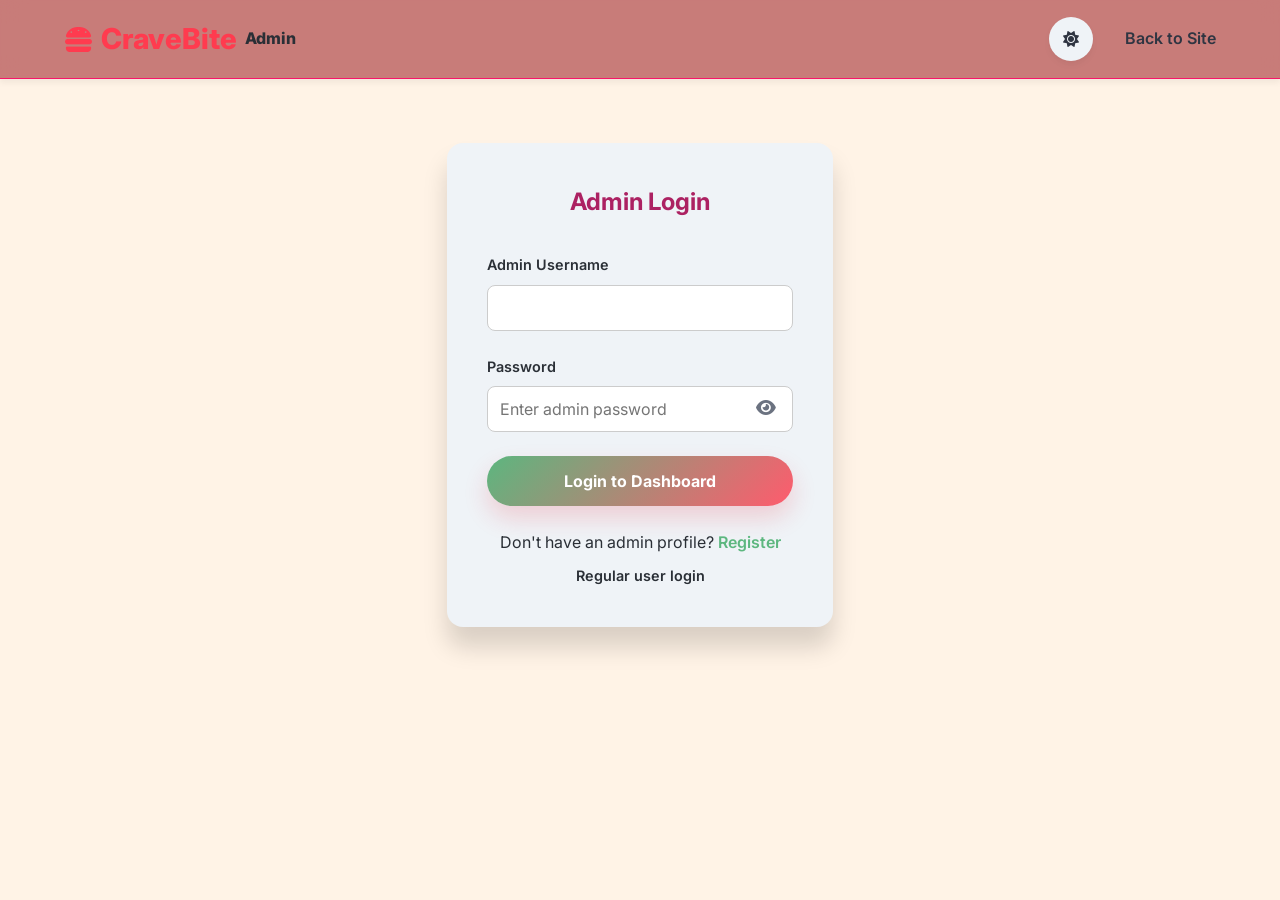
<file: frontend/admin-login.html>
<!DOCTYPE html>
<html lang="en">

<head>
    <meta charset="UTF-8">
    <meta name="viewport" content="width=device-width, initial-scale=1.0">
    <link rel="manifest" href="manifest.webmanifest">
    <meta name="theme-color" content="#ff6b35">
    <meta name="mobile-web-app-capable" content="yes">
    <meta name="apple-mobile-web-app-capable" content="yes">
    <meta name="apple-mobile-web-app-title" content="CraveBite">
    <link rel="apple-touch-icon" href="img/icon-192.png">
    <title>Admin Login - CraveBite</title>
    <link rel="preconnect" href="https://fonts.googleapis.com">
    <link rel="shortcut icon" type="jpg" href="img/Cravebite logo(new1) (2).png">
    <link rel="preconnect" href="https://fonts.gstatic.com" crossorigin>
    <link href="https://fonts.googleapis.com/css2?family=Inter:wght@400;600;700;800&display=swap" rel="stylesheet">
    <link rel="stylesheet" href="https://cdnjs.cloudflare.com/ajax/libs/font-awesome/6.4.0/css/all.min.css">
    <link rel="stylesheet" href="css/style.css">
    <style>
        .auth-container {
            max-width: 400px;
            margin: 4rem auto;
            background: var(--surface-color);
            padding: 2.5rem;
            border-radius: var(--border-radius);
            box-shadow: var(--shadow-lg);
            text-align: center;
        }

        .auth-container h2 {
            margin-bottom: 2rem;
            color: var(--secondary-color);
        }

        .form-group {
            margin-bottom: 1.5rem;
            text-align: left;
        }

        .form-group label {
            display: block;
            margin-bottom: 0.5rem;
            font-weight: 600;
        }

        .form-group input {
            width: 100%;
            padding: 0.75rem;
            border: 1px solid #ccc;
            border-radius: 8px;
            font-size: 1rem;
            transition: border-color 0.3s ease;
        }

        .form-group input:focus {
            outline: none;
            border-color: var(--primary-color);
        }

        .auth-link {
            margin-top: 1.5rem;
            display: block;
            color: var(--text-secondary);
        }

        .auth-link a {
            color: var(--primary-color);
            text-decoration: none;
            font-weight: 600;
        }
    </style>
</head>

<body>

    <header>
        <div class="container nav-container">
            <a href="index.html" class="logo">
                <i class="fa-solid fa-burger"></i> CraveBite <span
                    style="font-size: 1rem; color: var(--text-secondary);">Admin</span>
            </a>
            <nav>
                <ul>
                    <li>
                        <button id="theme-toggle" class="theme-btn" type="button" aria-label="Toggle theme">
                            <i class="fas fa-sun"></i>
                        </button>
                    </li>
                    <li><a href="index.html">Back to Site</a></li>
                </ul>
            </nav>
        </div>
    </header>

    <main class="container">
        <div class="auth-container animate-fade-in">
            <h2>Admin Login</h2>
            <form id="admin-login-form">
                <div class="form-group">
                    <label for="username">Admin Username</label>
                    <input type="text" id="username" required>
                </div>
                <div class="form-group">
                    <label for="password">Password</label>
                    <div class="password-toggle-wrapper" style="position: relative; width: 100%; display: block;">
                        <input type="password" id="password" placeholder="Enter admin password" required autocomplete="current-password" style="width: 100%; padding-right: 2.75rem !important;">
                        <button type="button" class="password-toggle-btn" onclick="window.togglePasswordVisibility(this, event)" aria-label="Show password" title="Show password" style="position: absolute; right: 0.75rem; top: 50%; transform: translateY(-50%); background: transparent; border: none; color: #6b7280; cursor: pointer; font-size: 1.1rem; padding: 0.3rem; display: flex; align-items: center; justify-content: center; z-index: 10;">
                            <i class="fa-solid fa-eye" style="pointer-events: none;"></i>
                        </button>
                    </div>
                </div>
                <button type="submit" class="btn" style="width: 100%;">Login to Dashboard</button>
            </form>
            <div class="auth-link">
                Don't have an admin profile? <a href="admin-register.html">Register</a>
            </div>
            <div class="auth-link" style="margin-top: 0.5rem; font-size: 0.9rem;">
                <a href="login.html" style="color: var(--text-secondary);">Regular user login</a>
            </div>
        </div>
    </main>

    <div class="toast-container" id="toast-container"></div>

    <script src="js/app.js"></script>
    <script>
        document.getElementById('admin-login-form').addEventListener('submit', (e) => {
            e.preventDefault();
            handleAdminLogin(document.getElementById('username').value, document.getElementById('password').value);
        });
    </script>
</body>

</html>
</file>
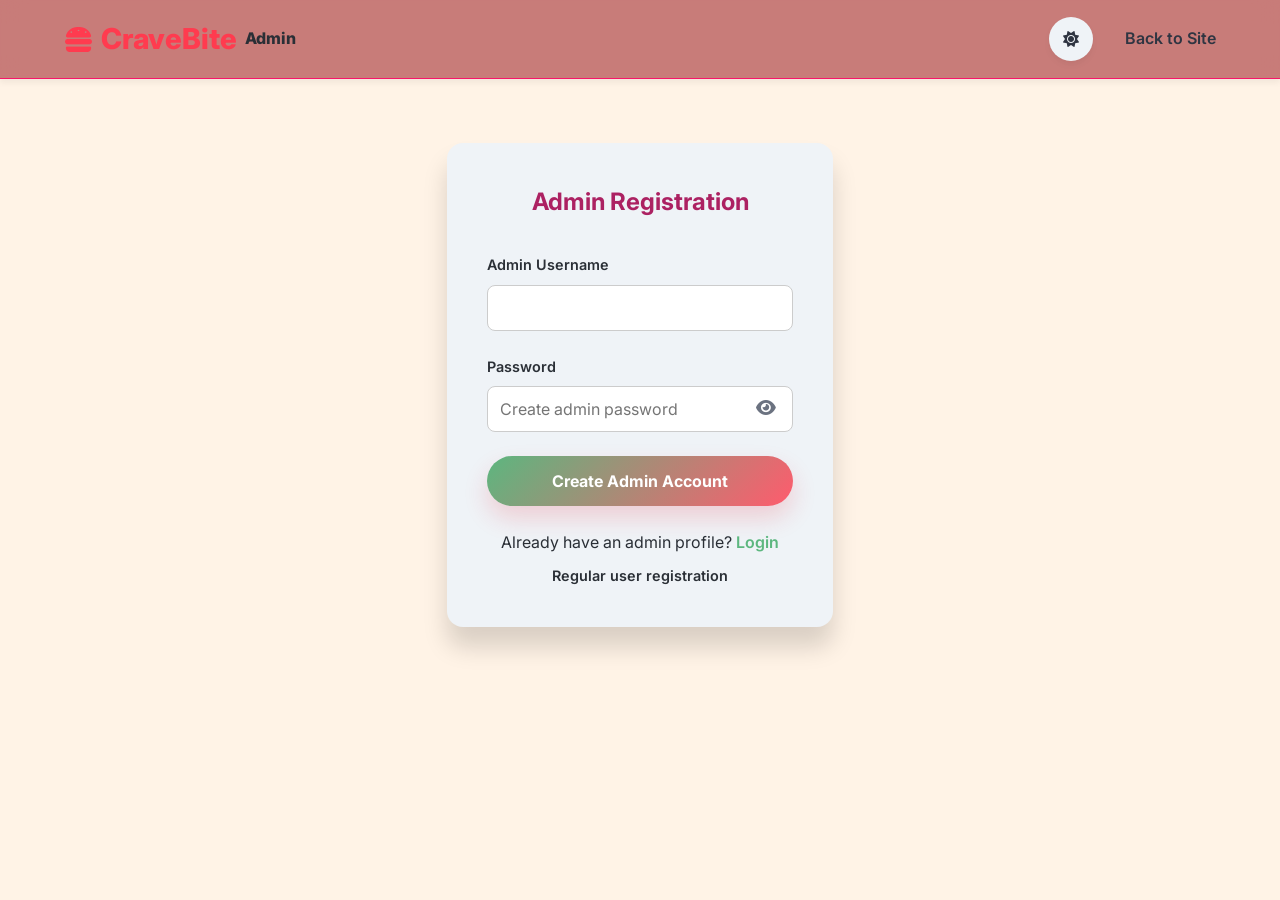
<file: frontend/admin-register.html>
<!DOCTYPE html>
<html lang="en">

<head>
    <meta charset="UTF-8">
    <meta name="viewport" content="width=device-width, initial-scale=1.0">
    <link rel="manifest" href="manifest.webmanifest">
    <meta name="theme-color" content="#ff6b35">
    <meta name="mobile-web-app-capable" content="yes">
    <meta name="apple-mobile-web-app-capable" content="yes">
    <meta name="apple-mobile-web-app-title" content="CraveBite">
    <link rel="apple-touch-icon" href="img/icon-192.png">
    <title>Admin Register - CraveBite</title>
    <link rel="preconnect" href="https://fonts.googleapis.com">
    <link rel="shortcut icon" type="jpg" href="img/Cravebite logo(new1) (2).png">
    <link rel="preconnect" href="https://fonts.gstatic.com" crossorigin>
    <link href="https://fonts.googleapis.com/css2?family=Inter:wght@400;600;700;800&display=swap" rel="stylesheet">
    <link rel="stylesheet" href="https://cdnjs.cloudflare.com/ajax/libs/font-awesome/6.4.0/css/all.min.css">
    <link rel="stylesheet" href="css/style.css">
    <style>
        .auth-container {
            max-width: 400px;
            margin: 4rem auto;
            background: var(--surface-color);
            padding: 2.5rem;
            border-radius: var(--border-radius);
            box-shadow: var(--shadow-lg);
            text-align: center;
        }

        .auth-container h2 {
            margin-bottom: 2rem;
            color: var(--secondary-color);
        }

        .form-group {
            margin-bottom: 1.5rem;
            text-align: left;
        }

        .form-group label {
            display: block;
            margin-bottom: 0.5rem;
            font-weight: 600;
        }

        .form-group input {
            width: 100%;
            padding: 0.75rem;
            border: 1px solid #ccc;
            border-radius: 8px;
            font-size: 1rem;
            transition: border-color 0.3s ease;
        }

        .form-group input:focus {
            outline: none;
            border-color: var(--primary-color);
        }

        .auth-link {
            margin-top: 1.5rem;
            display: block;
            color: var(--text-secondary);
        }

        .auth-link a {
            color: var(--primary-color);
            text-decoration: none;
            font-weight: 600;
        }
    </style>
</head>

<body>

    <header>
        <div class="container nav-container">
            <a href="index.html" class="logo">
                <i class="fa-solid fa-burger"></i> CraveBite <span
                    style="font-size: 1rem; color: var(--text-secondary);">Admin</span>
            </a>
            <nav>
                <ul>
                    <li>
                        <button id="theme-toggle" class="theme-btn" type="button" aria-label="Toggle theme">
                            <i class="fas fa-sun"></i>
                        </button>
                    </li>
                    <li><a href="index.html">Back to Site</a></li>
                </ul>
            </nav>
        </div>
    </header>

    <main class="container">
        <div class="auth-container animate-fade-in">
            <h2>Admin Registration</h2>
            <form id="admin-register-form">
                <div class="form-group">
                    <label for="username">Admin Username</label>
                    <input type="text" id="username" required>
                </div>
                <div class="form-group">
                    <label for="password">Password</label>
                    <div class="password-toggle-wrapper" style="position: relative; width: 100%; display: block;">
                        <input type="password" id="password" placeholder="Create admin password" required autocomplete="new-password" style="width: 100%; padding-right: 2.75rem !important;">
                        <button type="button" class="password-toggle-btn" onclick="window.togglePasswordVisibility(this, event)" aria-label="Show password" title="Show password" style="position: absolute; right: 0.75rem; top: 50%; transform: translateY(-50%); background: transparent; border: none; color: #6b7280; cursor: pointer; font-size: 1.1rem; padding: 0.3rem; display: flex; align-items: center; justify-content: center; z-index: 10;">
                            <i class="fa-solid fa-eye" style="pointer-events: none;"></i>
                        </button>
                    </div>
                </div>
                <button type="submit" class="btn" style="width: 100%;">Create Admin Account</button>
            </form>
            <div class="auth-link">
                Already have an admin profile? <a href="admin-login.html">Login</a>
            </div>
            <div class="auth-link" style="margin-top: 0.5rem; font-size: 0.9rem;">
                <a href="register.html" style="color: var(--text-secondary);">Regular user registration</a>
            </div>
        </div>
    </main>

    <div class="toast-container" id="toast-container"></div>

    <script src="js/app.js"></script>
    <script>
        document.getElementById('admin-register-form').addEventListener('submit', (e) => {
            e.preventDefault();
            handleAdminRegister(document.getElementById('username').value, document.getElementById('password').value);
        });
    </script>
</body>

</html>
</file>
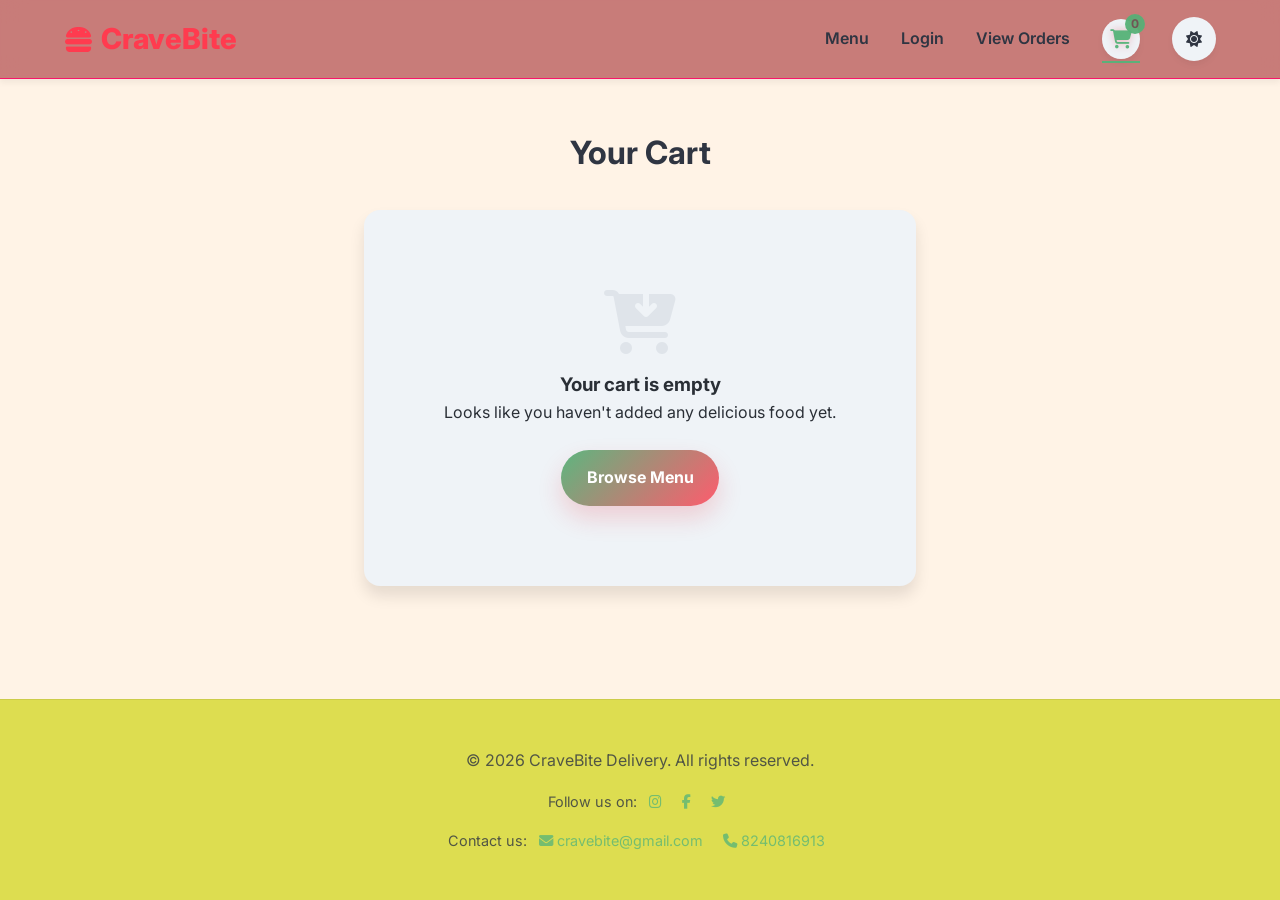
<file: frontend/cart.html>
<!DOCTYPE html>
<html lang="en">

<head>
    <meta charset="UTF-8">
    <meta name="viewport" content="width=device-width, initial-scale=1.0">
    <link rel="manifest" href="manifest.webmanifest">
    <meta name="theme-color" content="#ff6b35">
    <meta name="mobile-web-app-capable" content="yes">
    <meta name="apple-mobile-web-app-capable" content="yes">
    <meta name="apple-mobile-web-app-title" content="CraveBite">
    <link rel="apple-touch-icon" href="img/icon-192.png">
    <title>Your Cart - CraveBite</title>
    <link rel="preconnect" href="https://fonts.googleapis.com">
    <link rel="shortcut icon" type="jpg" href="img/Cravebite logo(new1) (2).png">
    <link rel="preconnect" href="https://fonts.gstatic.com" crossorigin>
    <link href="https://fonts.googleapis.com/css2?family=Inter:wght@400;600;700;800&display=swap" rel="stylesheet">
    <link rel="stylesheet" href="https://cdnjs.cloudflare.com/ajax/libs/font-awesome/6.4.0/css/all.min.css">
    <link rel="stylesheet" href="css/style.css">
</head>

<body>

    <header>
        <div class="container nav-container">
            <a href="index.html" class="logo">
                <i class="fa-solid fa-burger"></i> CraveBite
            </a>
            <nav>
                <ul>
                    <li><a href="index.html">Menu</a></li>
                    <li><a href="login.html">Login</a></li>
                    <li><a href="view-orders.html">View Orders</a></li>
                    <li>
                        <a href="cart.html" class="cart-icon active">
                            <i class="fa-solid fa-cart-shopping"></i>
                            <span class="cart-count" id="nav-cart-count">0</span>
                        </a>
                    </li>
                    <li>
                        <button id="theme-toggle" class="theme-btn" type="button" aria-label="Toggle theme">
                            <i class="fas fa-sun"></i>
                        </button>
                    </li>
                </ul>
            </nav>
        </div>
    </header>

    <main class="container" style="padding-top: 3rem;">
        <h2 class="section-title">Your Cart</h2>

        <div class="cart-container animate-fade-in" id="cart-container">
            <!-- Cart items injected by app.js -->
        </div>
    </main>

    <footer>
        <div class="container">
            <p>&copy; 2026 CraveBite Delivery. All rights reserved.</p>
            <div class="footer-row">
                <p>Follow us on:
                    <a href="#" style="margin: 0 0.5rem;"><i class="fab fa-instagram"></i></a>
                    <a href="#" style="margin: 0 0.5rem;"><i class="fab fa-facebook-f"></i></a>
                    <a href="#" style="margin: 0 0.5rem;"><i class="fab fa-twitter"></i></a>
                </p>
            </div>
            <div class="footer-row">
                <p>Contact us:
                    <a href="#" style="margin: 0 0.5rem;"><i class="fa-solid fa-envelope"></i> cravebite@gmail.com</a>
                    <a href="#" style="margin: 0 0.5rem;"><i class="fa-solid fa-phone"></i> 8240816913</a>
                </p>
            </div>
        </div>
    </footer>

    <div class="toast-container" id="toast-container"></div>

    <script src="js/app.js"></script>
    <script>
        // Specific init for cart page
        document.addEventListener('DOMContentLoaded', () => {
            renderCartPage();
        });
    </script>
</body>

</html>
</file>
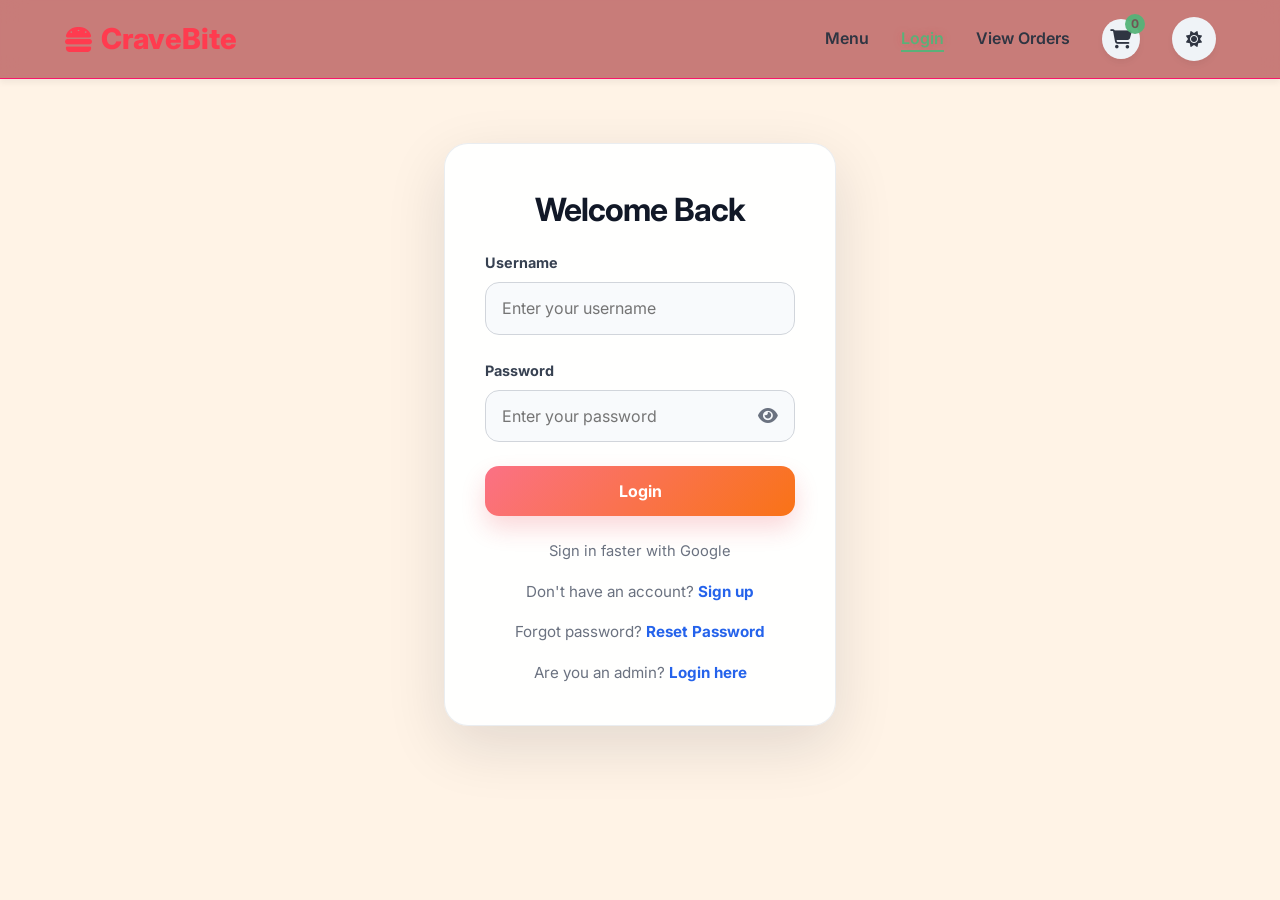
<file: frontend/login.html>
<!DOCTYPE html>
<html lang="en">

<head>
    <meta charset="UTF-8">
    <meta name="viewport" content="width=device-width, initial-scale=1.0">
    <link rel="manifest" href="manifest.webmanifest">
    <meta name="theme-color" content="#ff6b35">
    <meta name="mobile-web-app-capable" content="yes">
    <meta name="apple-mobile-web-app-capable" content="yes">
    <meta name="apple-mobile-web-app-title" content="CraveBite">
    <link rel="apple-touch-icon" href="img/icon-192.png">
    <title>Login - CraveBite</title>
    <link rel="preconnect" href="https://fonts.googleapis.com">
    <link rel="shortcut icon" type="jpg" href="img/Cravebite logo(new1) (2).png">
    <link rel="preconnect" href="https://fonts.gstatic.com" crossorigin>
    <link href="https://fonts.googleapis.com/css2?family=Inter:wght@400;600;700;800&display=swap" rel="stylesheet">
    <link rel="stylesheet" href="https://cdnjs.cloudflare.com/ajax/libs/font-awesome/6.4.0/css/all.min.css">
    <link rel="stylesheet" href="css/style.css">
    <style>
        .auth-container {
            max-width: 420px;
            margin: 4rem auto;
            background: rgba(255, 255, 255, 0.95);
            padding: 2.5rem;
            border-radius: 24px;
            box-shadow: 0 20px 60px rgba(15, 23, 42, 0.12);
            text-align: center;
            border: 1px solid rgba(148, 163, 184, 0.2);
            backdrop-filter: blur(14px);
        }

        .auth-container h2 {
            margin-bottom: 1rem;
            color: #111827;
            font-size: 2rem;
            letter-spacing: -0.03em;
        }

        .form-group {
            margin-bottom: 1.5rem;
            text-align: left;
        }

        .form-group label {
            display: block;
            margin-bottom: 0.5rem;
            font-weight: 700;
            color: #374151;
        }

        .form-group input {
            width: 100%;
            padding: 0.95rem 1rem;
            border: 1px solid #d1d5db;
            border-radius: 14px;
            font-size: 1rem;
            color: #111827;
            background: #f8fafc;
            transition: border-color 0.25s ease, box-shadow 0.25s ease;
        }

        .form-group input:focus {
            outline: none;
            border-color: #3b82f6;
            box-shadow: 0 0 0 4px rgba(59, 130, 246, 0.12);
        }

        .btn {
            width: 100%;
            padding: 0.95rem 1rem;
            border-radius: 14px;
            border: none;
            background: linear-gradient(135deg, #fb7185 0%, #f97316 100%);
            color: #ffffff;
            font-size: 1rem;
            font-weight: 700;
            transition: transform 0.2s ease, box-shadow 0.2s ease;
        }

        .btn:hover {
            transform: translateY(-1px);
            box-shadow: 0 18px 30px rgba(249, 115, 22, 0.18);
        }

        .google-auth-wrapper {
            margin-top: 1.5rem;
            width: 100%;
        }

        .google-auth-note {
            margin-bottom: 0.8rem;
            color: #6b7280;
            font-size: 0.92rem;
        }

        #custom-google-btn {
            width: 100%;
            display: flex;
            align-items: center;
            justify-content: center;
            gap: 0.75rem;
            padding: 0.95rem 1rem;
            border-radius: 14px;
            border: 1px solid #d1d5db;
            background: #ffffff;
            color: #111827;
            font-weight: 700;
            cursor: pointer;
            transition: transform 0.2s ease, box-shadow 0.2s ease, border-color 0.2s ease;
        }

        #custom-google-btn:hover {
            transform: translateY(-1px);
            border-color: #9ca3af;
            box-shadow: 0 14px 28px rgba(15, 23, 42, 0.08);
        }

        .auth-link {
            margin-top: 1rem;
            color: #6b7280;
            font-size: 0.95rem;
        }

        .auth-link a {
            color: #2563eb;
            text-decoration: none;
            font-weight: 700;
        }

        .auth-link a:hover {
            text-decoration: underline;
        }

        .toast-container {
            position: fixed;
            top: 1rem;
            right: 1rem;
            z-index: 9999;
        }
    </style>
</head>

<body>

    <header>
        <div class="container nav-container">
            <a href="index.html" class="logo">
                <i class="fa-solid fa-burger"></i> CraveBite
            </a>
            <nav>
                <ul>
                    <li><a href="index.html">Menu</a></li>
                    <li><a href="login.html" class="active">Login</a></li>
                    <li><a href="view-orders.html">View Orders</a></li>
                    <li>
                        <a href="cart.html" class="cart-icon">
                            <i class="fa-solid fa-cart-shopping"></i>
                            <span class="cart-count" id="nav-cart-count">0</span>
                        </a>
                    </li>
                    <li>
                        <button id="theme-toggle" class="theme-btn" type="button" aria-label="Toggle theme">
                            <i class="fas fa-sun"></i>
                        </button>
                    </li>
                </ul>
            </nav>
        </div>
    </header>

    <main class="container">
        <div class="auth-container animate-fade-in">
            <h2>Welcome Back</h2>
            <form id="login-form">
                <div class="form-group">
                    <label for="username">Username</label>
                    <input type="text" id="username" placeholder="Enter your username" required>
                </div>
                <div class="form-group">
                    <label for="password">Password</label>
                    <div class="password-toggle-wrapper" style="position: relative; width: 100%; display: block;">
                        <input type="password" id="password" placeholder="Enter your password" required autocomplete="current-password" style="width: 100%; padding-right: 2.75rem !important;">
                        <button type="button" class="password-toggle-btn" onclick="window.togglePasswordVisibility(this, event)" aria-label="Show password" title="Show password" style="position: absolute; right: 0.75rem; top: 50%; transform: translateY(-50%); background: transparent; border: none; color: #6b7280; cursor: pointer; font-size: 1.1rem; padding: 0.3rem; display: flex; align-items: center; justify-content: center; z-index: 10;">
                            <i class="fa-solid fa-eye" style="pointer-events: none;"></i>
                        </button>
                    </div>
                </div>
                <button type="submit" class="btn" style="width: 100%;">Login</button>
            </form>

            <div class="google-auth-wrapper">
                <div class="google-auth-note">Sign in faster with Google</div>
                <div id="google-signin-btn"></div>

            </div>
            <div class="auth-link">
                Don't have an account? <a href="register.html">Sign up</a>
            </div>
            <div class="auth-link">
                Forgot password? <a href="#" onclick="resetLocalUserPassword(event)">Reset Password</a>
            </div>
            <div class="auth-link">
                Are you an admin? <a href="admin-login.html">Login here</a>
            </div>
        </div>
    </main>

    <div class="toast-container" id="toast-container"></div>

    <script src="https://accounts.google.com/gsi/client" async defer></script>
    <script src="js/app.js"></script>
    <script>
        document.getElementById('login-form').addEventListener('submit', (e) => {
            e.preventDefault();
            handleLogin(document.getElementById('username').value, document.getElementById('password').value);
        });

        const customGoogleBtn = document.getElementById('custom-google-btn');
        if (customGoogleBtn) {
            customGoogleBtn.addEventListener('click', () => {
                if (window.google && window.google.accounts && window.google.accounts.id) {
                    google.accounts.id.prompt();
                } else {
                    handleGoogleDemoLogin();
                }
            });
        }
    </script>
</body>

</html>
</file>
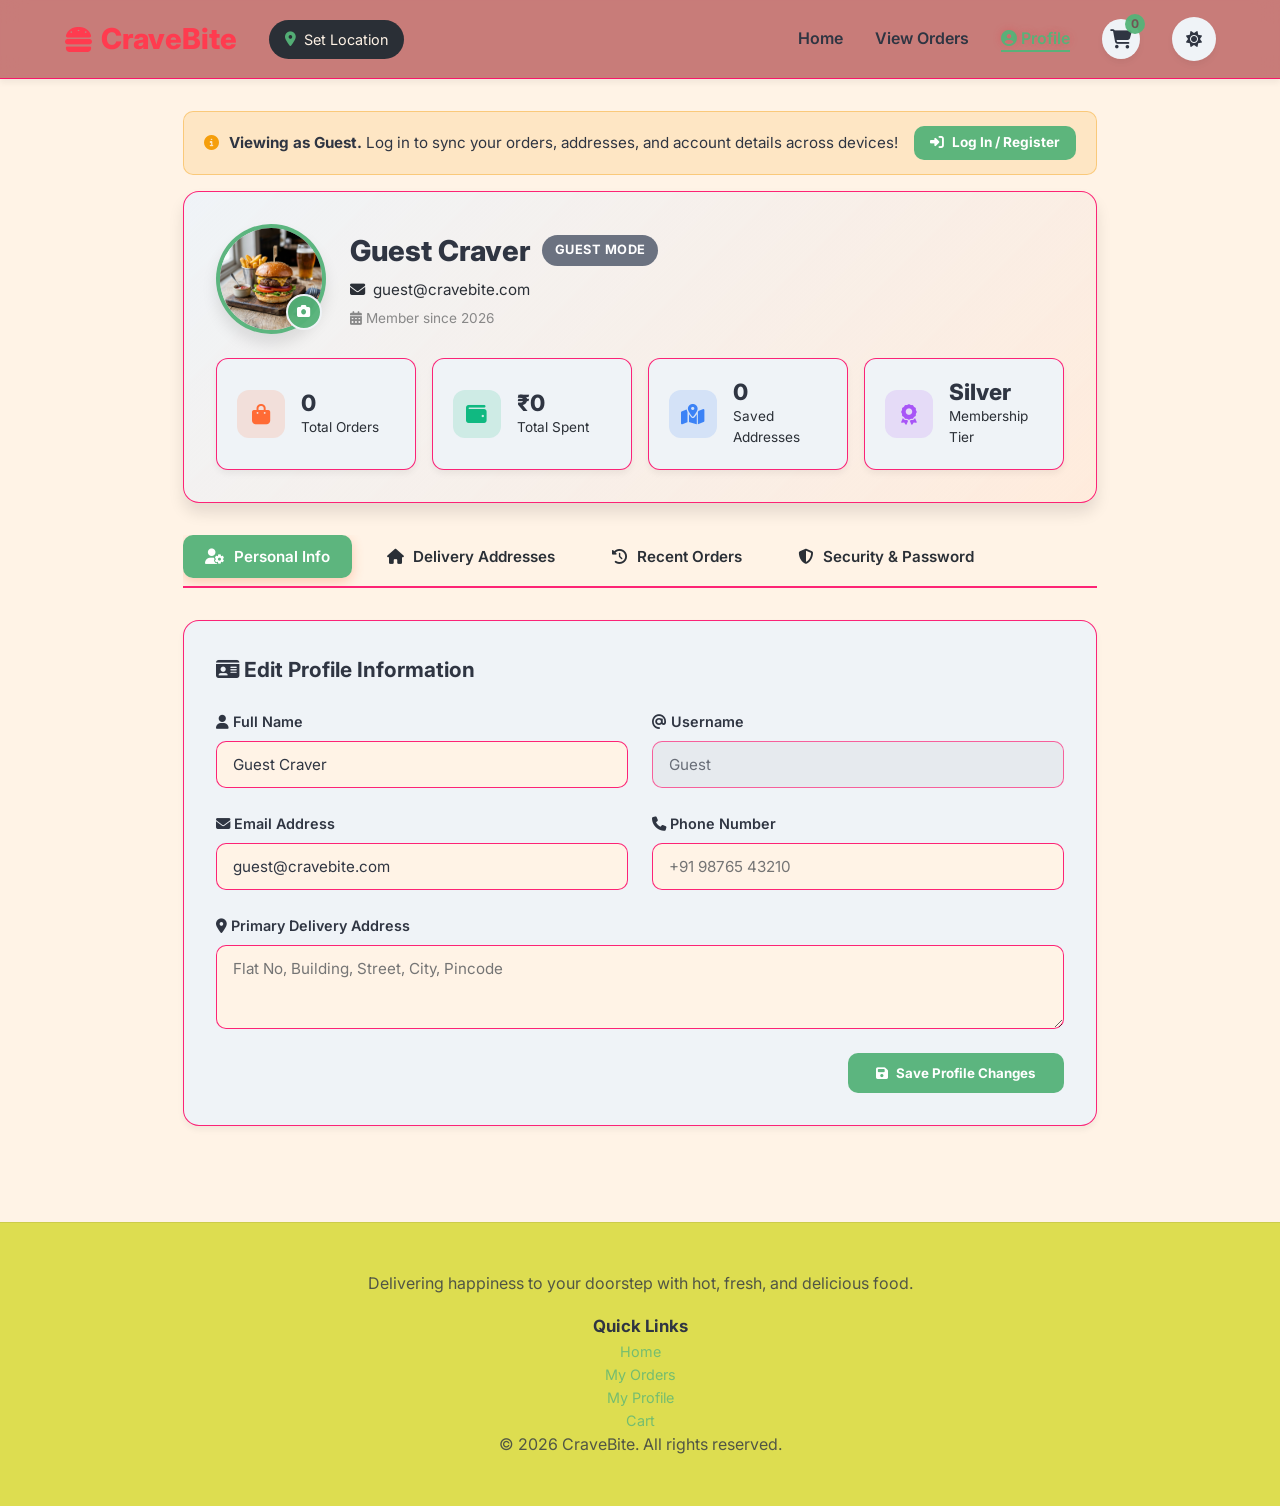
<file: frontend/profile.html>
<!DOCTYPE html>
<html lang="en">

<head>
    <meta charset="UTF-8">
    <meta name="viewport" content="width=device-width, initial-scale=1.0">
    <link rel="manifest" href="manifest.webmanifest">
    <meta name="theme-color" content="#ff6b35">
    <meta name="mobile-web-app-capable" content="yes">
    <meta name="apple-mobile-web-app-capable" content="yes">
    <meta name="apple-mobile-web-app-title" content="CraveBite">
    <link rel="apple-touch-icon" href="img/icon-192.png">
    <title>My Profile - CraveBite</title>
    <link rel="shortcut icon" type="jpg" href="img/Cravebite logo(new1) (2).png">
    <link rel="preconnect" href="https://fonts.googleapis.com">
    <link rel="preconnect" href="https://fonts.gstatic.com" crossorigin>
    <link href="https://fonts.googleapis.com/css2?family=Inter:wght@400;600;700;800&display=swap" rel="stylesheet">
    <!-- Font Awesome -->
    <link rel="stylesheet" href="https://cdnjs.cloudflare.com/ajax/libs/font-awesome/6.4.0/css/all.min.css">
    <!-- Custom CSS -->
    <link rel="stylesheet" href="css/style.css">
</head>

<body>
    <div class="bg-mesh"></div>

    <!-- Navigation Header -->
    <header>
        <div class="container nav-container">
            <div class="nav-left">
                <a href="index.html" class="logo">
                    <i class="fa-solid fa-burger"></i> <span>CraveBite</span>
                </a>
                <div class="header-location" id="header-location" onclick="detectLocation()"
                    title="Click to detect location">
                    <i class="fa-solid fa-location-dot"></i>
                    <span id="location-text">Set Location</span>
                </div>
            </div>
            <nav>
                <ul>
                    <li><a href="index.html">Home</a></li>
                    <li><a href="view-orders.html">View Orders</a></li>
                    <li><a href="profile.html" class="active"><i class="fa-solid fa-user-circle"></i> Profile</a></li>
                    <li>
                        <a href="cart.html" class="cart-icon">
                            <i class="fa-solid fa-cart-shopping"></i>
                            <span class="cart-count" id="nav-cart-count">0</span>
                        </a>
                    </li>
                    <li>
                        <button id="theme-toggle" class="theme-btn" type="button" aria-label="Toggle theme">
                            <i class="fas fa-sun"></i>
                        </button>
                    </li>
                </ul>
            </nav>
        </div>
    </header>

    <!-- Profile Main Container -->
    <main class="container profile-page-wrapper">

        <!-- Hero Header Card -->
        <div class="profile-hero-card">
            <div class="profile-hero-top">
                <div class="profile-avatar-wrapper">
                    <img src="img/burger.png" alt="User Avatar" id="profile-avatar-img" class="profile-avatar-img">
                    <button class="avatar-edit-btn" id="avatar-edit-trigger" title="Change Profile Picture">
                        <i class="fa-solid fa-camera"></i>
                    </button>
                </div>
                <div class="profile-identity">
                    <h1 class="profile-username-heading">
                        <span id="profile-display-name">Loading...</span>
                        <span class="user-badge gold" id="profile-role-badge">Gold Member</span>
                    </h1>
                    <p class="profile-email-text">
                        <i class="fa-solid fa-envelope"></i> <span id="profile-display-email">user@cravebite.com</span>
                    </p>
                    <p class="profile-joined-text">
                        <i class="fa-solid fa-calendar-alt"></i> Member since <span id="profile-joined-date">2026</span>
                    </p>
                </div>
            </div>

            <!-- Stats Bar -->
            <div class="profile-stats-grid">
                <div class="profile-stat-card">
                    <div class="stat-icon-wrapper orders">
                        <i class="fa-solid fa-bag-shopping"></i>
                    </div>
                    <div>
                        <div class="stat-value" id="stat-total-orders">0</div>
                        <div class="stat-label">Total Orders</div>
                    </div>
                </div>

                <div class="profile-stat-card">
                    <div class="stat-icon-wrapper spent">
                        <i class="fa-solid fa-wallet"></i>
                    </div>
                    <div>
                        <div class="stat-value" id="stat-total-spent">₹0</div>
                        <div class="stat-label">Total Spent</div>
                    </div>
                </div>

                <div class="profile-stat-card">
                    <div class="stat-icon-wrapper addresses">
                        <i class="fa-solid fa-map-location-dot"></i>
                    </div>
                    <div>
                        <div class="stat-value" id="stat-saved-addresses">1</div>
                        <div class="stat-label">Saved Addresses</div>
                    </div>
                </div>

                <div class="profile-stat-card">
                    <div class="stat-icon-wrapper member">
                        <i class="fa-solid fa-award"></i>
                    </div>
                    <div>
                        <div class="stat-value" id="stat-member-tier">Gold</div>
                        <div class="stat-label">Membership Tier</div>
                    </div>
                </div>
            </div>
        </div>

        <!-- Navigation Tabs -->
        <div class="profile-nav-tabs">
            <button class="profile-tab-btn active" data-tab="pane-personal">
                <i class="fa-solid fa-user-gear"></i> Personal Info
            </button>
            <button class="profile-tab-btn" data-tab="pane-addresses">
                <i class="fa-solid fa-house"></i> Delivery Addresses
            </button>
            <button class="profile-tab-btn" data-tab="pane-orders">
                <i class="fa-solid fa-clock-rotate-left"></i> Recent Orders
            </button>
            <button class="profile-tab-btn" data-tab="pane-security">
                <i class="fa-solid fa-shield-halved"></i> Security & Password
            </button>
        </div>

        <!-- Tab 1: Personal Information -->
        <div class="profile-tab-pane active" id="pane-personal">
            <div class="profile-section-card">
                <div class="section-card-title">
                    <span><i class="fa-solid fa-id-card"></i> Edit Profile Information</span>
                </div>
                <form id="personal-info-form" onsubmit="handleProfileUpdate(event)">
                    <div class="profile-form-grid">
                        <div class="profile-form-group">
                            <label for="input-full-name"><i class="fa-solid fa-user"></i> Full Name</label>
                            <input type="text" id="input-full-name" placeholder="Enter your full name" required>
                        </div>
                        <div class="profile-form-group">
                            <label for="input-username"><i class="fa-solid fa-at"></i> Username</label>
                            <input type="text" id="input-username" readonly title="Username cannot be changed">
                        </div>
                        <div class="profile-form-group">
                            <label for="input-email"><i class="fa-solid fa-envelope"></i> Email Address</label>
                            <input type="email" id="input-email" placeholder="name@example.com" required>
                        </div>
                        <div class="profile-form-group">
                            <label for="input-phone"><i class="fa-solid fa-phone"></i> Phone Number</label>
                            <input type="tel" id="input-phone" placeholder="+91 98765 43210">
                        </div>
                        <div class="profile-form-group form-group-full">
                            <label for="input-default-address"><i class="fa-solid fa-location-dot"></i> Primary Delivery
                                Address</label>
                            <textarea id="input-default-address" rows="3"
                                placeholder="Flat No, Building, Street, City, Pincode"></textarea>
                        </div>
                    </div>
                    <div class="form-action-row">
                        <button type="submit" class="btn-profile-save">
                            <i class="fa-solid fa-floppy-disk"></i> Save Profile Changes
                        </button>
                    </div>
                </form>
            </div>
        </div>

        <!-- Tab 2: Delivery Addresses -->
        <div class="profile-tab-pane" id="pane-addresses">
            <div class="profile-section-card">
                <div class="section-card-title">
                    <span><i class="fa-solid fa-map-location-dot"></i> Saved Addresses</span>
                    <button class="btn-profile-save" style="padding: 0.5rem 1rem; font-size: 0.9rem;"
                        onclick="showAddAddressModal()">
                        <i class="fa-solid fa-plus"></i> Add New Address
                    </button>
                </div>
                <div class="addresses-grid" id="addresses-container">
                    <!-- Injected by profile.js -->
                </div>
            </div>
        </div>

        <!-- Tab 3: Recent Orders -->
        <div class="profile-tab-pane" id="pane-orders">
            <div class="profile-section-card">
                <div class="section-card-title">
                    <span><i class="fa-solid fa-bag-shopping"></i> Order History</span>
                    <a href="view-orders.html"
                        style="font-size: 0.9rem; color: var(--primary-color); text-decoration: none;">
                        View All Orders <i class="fa-solid fa-arrow-right"></i>
                    </a>
                </div>
                <div class="recent-orders-list" id="recent-orders-container">
                    <!-- Injected by profile.js -->
                </div>
            </div>
        </div>

        <!-- Tab 4: Security & Password -->
        <div class="profile-tab-pane" id="pane-security">
            <div class="profile-section-card">
                <div class="section-card-title">
                    <span><i class="fa-solid fa-key"></i> Change Password</span>
                </div>
                <form id="password-change-form" onsubmit="handlePasswordChange(event)">
                    <div class="profile-form-grid">
                        <div class="profile-form-group form-group-full">
                            <label for="input-current-password"><i class="fa-solid fa-lock"></i> Current
                                Password</label>
                            <div class="password-toggle-wrapper" style="position: relative; width: 100%; display: block;">
                                <input type="password" id="input-current-password" placeholder="Enter current password" required style="width: 100%; padding-right: 2.75rem !important;">
                                <button type="button" class="password-toggle-btn" onclick="window.togglePasswordVisibility(this, event)" aria-label="Show password" title="Show password" style="position: absolute; right: 0.75rem; top: 50%; transform: translateY(-50%); background: transparent; border: none; color: #6b7280; cursor: pointer; font-size: 1.1rem; padding: 0.3rem; display: flex; align-items: center; justify-content: center; z-index: 10;">
                                    <i class="fa-solid fa-eye" style="pointer-events: none;"></i>
                                </button>
                            </div>
                        </div>
                        <div class="profile-form-group">
                            <label for="input-new-password"><i class="fa-solid fa-key"></i> New Password</label>
                            <div class="password-toggle-wrapper" style="position: relative; width: 100%; display: block;">
                                <input type="password" id="input-new-password" placeholder="Minimum 6 characters" minlength="6" required style="width: 100%; padding-right: 2.75rem !important;">
                                <button type="button" class="password-toggle-btn" onclick="window.togglePasswordVisibility(this, event)" aria-label="Show password" title="Show password" style="position: absolute; right: 0.75rem; top: 50%; transform: translateY(-50%); background: transparent; border: none; color: #6b7280; cursor: pointer; font-size: 1.1rem; padding: 0.3rem; display: flex; align-items: center; justify-content: center; z-index: 10;">
                                    <i class="fa-solid fa-eye" style="pointer-events: none;"></i>
                                </button>
                            </div>
                        </div>
                        <div class="profile-form-group">
                            <label for="input-confirm-password"><i class="fa-solid fa-check-double"></i> Confirm New
                                Password</label>
                            <div class="password-toggle-wrapper" style="position: relative; width: 100%; display: block;">
                                <input type="password" id="input-confirm-password" placeholder="Re-enter new password" minlength="6" required style="width: 100%; padding-right: 2.75rem !important;">
                                <button type="button" class="password-toggle-btn" onclick="window.togglePasswordVisibility(this, event)" aria-label="Show password" title="Show password" style="position: absolute; right: 0.75rem; top: 50%; transform: translateY(-50%); background: transparent; border: none; color: #6b7280; cursor: pointer; font-size: 1.1rem; padding: 0.3rem; display: flex; align-items: center; justify-content: center; z-index: 10;">
                                    <i class="fa-solid fa-eye" style="pointer-events: none;"></i>
                                </button>
                            </div>
                        </div>
                    </div>
                    <div class="form-action-row" style="justify-content: space-between; align-items: center;">
                        <button type="button" class="btn-address-action delete" onclick="triggerAccountLogout()"
                            style="padding: 0.75rem 1.2rem;">
                            <i class="fa-solid fa-right-from-bracket"></i> Logout Account
                        </button>
                        <button type="submit" class="btn-profile-save">
                            <i class="fa-solid fa-shield-check"></i> Update Password
                        </button>
                    </div>
                </form>
            </div>
        </div>

    </main>

    <!-- Avatar Picker Modal -->
    <div class="avatar-modal-overlay" id="avatar-modal-overlay">
        <div class="avatar-modal">
            <h2 style="font-size: 1.4rem; font-weight: 700;"><i class="fa-solid fa-image"></i> Choose Profile Avatar
            </h2>
            <p style="color: var(--text-secondary); font-size: 0.9rem;">Select a profile picture from our default
                gallery or paste an image URL.</p>

            <div class="avatar-grid" id="avatar-grid">
                <img src="img/burger.png" alt="Burger" class="avatar-option-img selected"
                    onclick="selectAvatarOption(this, 'img/burger.png')">
                <img src="img/pizza.png" alt="Pizza" class="avatar-option-img"
                    onclick="selectAvatarOption(this, 'img/pizza.png')">
                <img src="img/salad.png" alt="Salad" class="avatar-option-img"
                    onclick="selectAvatarOption(this, 'img/salad.png')">
                <img src="img/Paneer-Tikka-Featured-1.jpg" alt="Paneer Tikka" class="avatar-option-img"
                    onclick="selectAvatarOption(this, 'img/Paneer-Tikka-Featured-1.jpg')">
                <img src="img/Spaghetti-Carbonara-Plated.jpg" alt="Spaghetti" class="avatar-option-img"
                    onclick="selectAvatarOption(this, 'img/Spaghetti-Carbonara-Plated.jpg')">
                <img src="img/garlic-naan.png" alt="garlic naan" class="avatar-option-img"
                    onclick="selectAvatarOption(this, 'img/garlic-naan.png')">
                <img src="img/FZgBhWpXwAEDjBm.jpg" alt="Dish 2" class="avatar-option-img"
                    onclick="selectAvatarOption(this, 'img/FZgBhWpXwAEDjBm.jpg')">
            </div>

            <div class="profile-form-group">
                <label for="custom-avatar-url">Custom Image URL</label>
                <input type="url" id="custom-avatar-url" placeholder="https://example.com/my-photo.jpg">
            </div>

            <div class="form-action-row" style="margin-top: 0.5rem;">
                <button type="button" class="btn-address-action" onclick="closeAvatarModal()">Cancel</button>
                <button type="button" class="btn-profile-save" onclick="applyAvatarSelection()">
                    <i class="fa-solid fa-check"></i> Apply Avatar
                </button>
            </div>
        </div>
    </div>

    <!-- Add Address Modal -->
    <div class="avatar-modal-overlay" id="address-modal-overlay">
        <div class="avatar-modal">
            <h2 style="font-size: 1.4rem; font-weight: 700;"><i class="fa-solid fa-house-chimney-medical"></i> Add
                Delivery Address</h2>
            <form id="add-address-form" onsubmit="saveNewAddress(event)">
                <div class="profile-form-group" style="margin-bottom: 1rem;">
                    <label for="address-tag-input">Address Label (e.g. Home, Work, Gym)</label>
                    <input type="text" id="address-tag-input" placeholder="Home" required>
                </div>
                <div class="profile-form-group" style="margin-bottom: 1rem;">
                    <label for="address-full-input">Full Address</label>
                    <textarea id="address-full-input" rows="3"
                        placeholder="Enter complete house number, street, area, city, pincode" required></textarea>
                </div>
                <div class="form-action-row">
                    <button type="button" class="btn-address-action" onclick="closeAddressModal()">Cancel</button>
                    <button type="submit" class="btn-profile-save">
                        <i class="fa-solid fa-plus"></i> Save Address
                    </button>
                </div>
            </form>
        </div>
    </div>


    <!-- Footer -->
    <footer>
        <div class="container footer-content">
            <div class="footer-brand">
                <p>Delivering happiness to your doorstep with hot, fresh, and delicious food.</p>
            </div>
            <div class="footer-row">
                <h3>Quick Links</h3>

                <div>
                    <p><a href="index.html">Home</a></p>
                </div>
                <div>
                    <p><a href="view-orders.html">My Orders</a></p>
                </div>
                <div>
                    <p><a href="profile.html">My Profile</a></p>
                </div>
                <div>
                    <p><a href="cart.html">Cart</a></p>
                </div>

            </div>
        </div>
        <div class="footer-bottom">
            <p>&copy; 2026 CraveBite. All rights reserved.</p>
        </div>
    </footer>

    <!-- Core App JS & Profile Page JS -->
    <script src="js/app.js"></script>
    <script src="profile.js"></script>
</body>

</html>
</file>
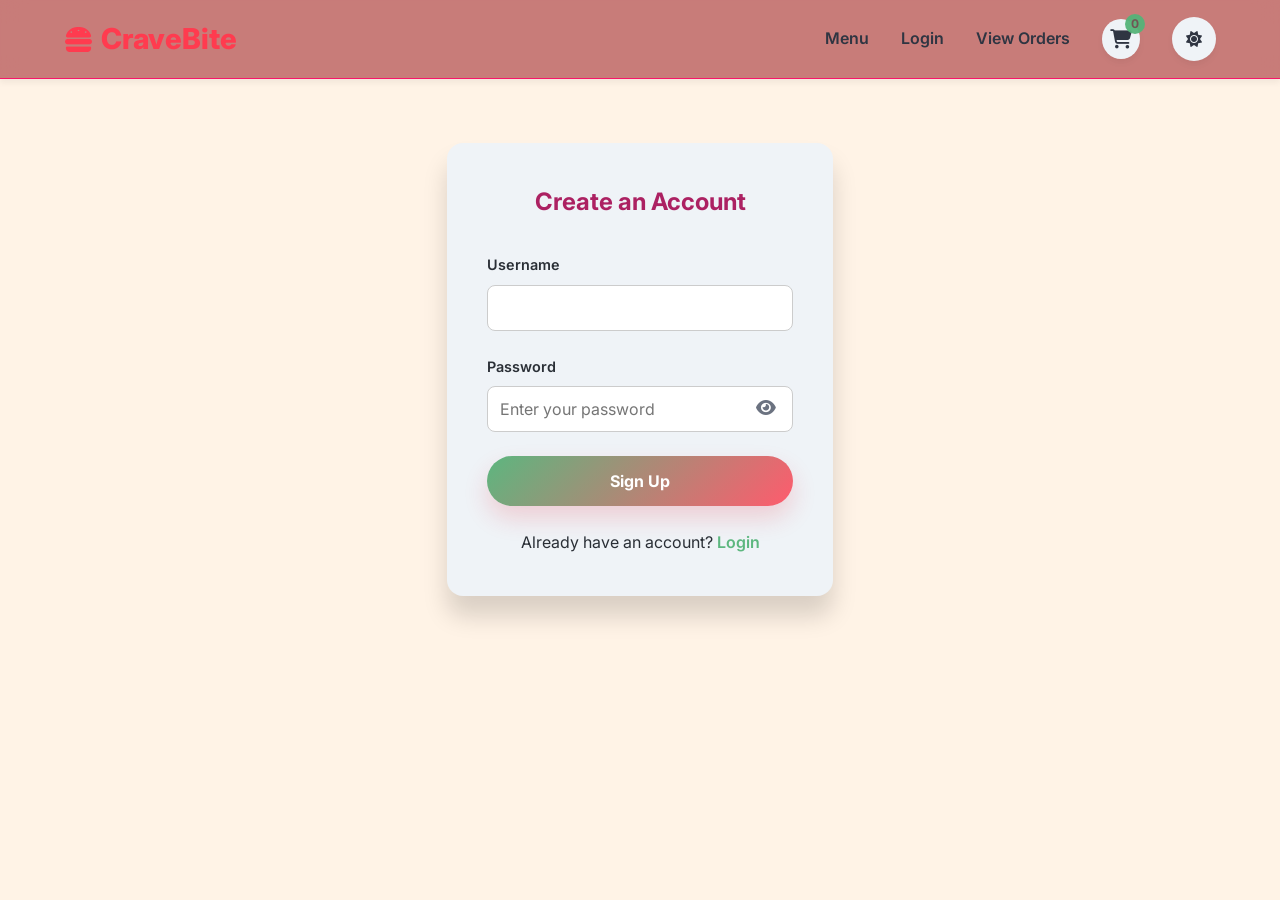
<file: frontend/register.html>
<!DOCTYPE html>
<html lang="en">

<head>
    <meta charset="UTF-8">
    <meta name="viewport" content="width=device-width, initial-scale=1.0">
    <link rel="manifest" href="manifest.webmanifest">
    <meta name="theme-color" content="#ff6b35">
    <meta name="mobile-web-app-capable" content="yes">
    <meta name="apple-mobile-web-app-capable" content="yes">
    <meta name="apple-mobile-web-app-title" content="CraveBite">
    <link rel="apple-touch-icon" href="img/icon-192.png">
    <title>Register - CraveBite</title>
    <link rel="preconnect" href="https://fonts.googleapis.com">
    <link rel="shortcut icon" type="jpg" href="img/Cravebite logo(new1) (2).png">
    <link rel="preconnect" href="https://fonts.gstatic.com" crossorigin>
    <link href="https://fonts.googleapis.com/css2?family=Inter:wght@400;600;700;800&display=swap" rel="stylesheet">
    <link rel="stylesheet" href="https://cdnjs.cloudflare.com/ajax/libs/font-awesome/6.4.0/css/all.min.css">
    <link rel="stylesheet" href="css/style.css">
    <style>
        .auth-container {
            max-width: 400px;
            margin: 4rem auto;
            background: var(--surface-color);
            padding: 2.5rem;
            border-radius: var(--border-radius);
            box-shadow: var(--shadow-lg);
            text-align: center;
        }

        .auth-container h2 {
            margin-bottom: 2rem;
            color: var(--secondary-color);
        }

        .form-group {
            margin-bottom: 1.5rem;
            text-align: left;
        }

        .form-group label {
            display: block;
            margin-bottom: 0.5rem;
            font-weight: 600;
        }

        .form-group input {
            width: 100%;
            padding: 0.75rem;
            border: 1px solid #ccc;
            border-radius: 8px;
            font-size: 1rem;
            transition: border-color 0.3s ease;
        }

        .form-group input:focus {
            outline: none;
            border-color: var(--primary-color);
        }

        .auth-link {
            margin-top: 1.5rem;
            display: block;
            color: var(--text-secondary);
        }

        .auth-link a {
            color: var(--primary-color);
            text-decoration: none;
            font-weight: 600;
        }
    </style>
</head>

<body>

    <header>
        <div class="container nav-container">
            <a href="index.html" class="logo">
                <i class="fa-solid fa-burger"></i> CraveBite
            </a>
            <nav>
                <ul>
                    <li><a href="index.html">Menu</a></li>
                    <li><a href="login.html">Login</a></li>
                    <li><a href="view-orders.html">View Orders</a></li>
                    <li>
                        <a href="cart.html" class="cart-icon">
                            <i class="fa-solid fa-cart-shopping"></i>
                            <span class="cart-count" id="nav-cart-count">0</span>
                        </a>
                    </li>
                    <li>
                        <button id="theme-toggle" class="theme-btn" type="button" aria-label="Toggle theme">
                            <i class="fas fa-sun"></i>
                        </button>
                    </li>
                </ul>
            </nav>
        </div>
    </header>

    <main class="container">
        <div class="auth-container animate-fade-in">
            <h2>Create an Account</h2>
            <form id="register-form">
                <div class="form-group">
                    <label for="username">Username</label>
                    <input type="text" id="username" required>
                </div>
                <div class="form-group">
                    <label for="password">Password</label>
                    <div class="password-toggle-wrapper" style="position: relative; width: 100%; display: block;">
                        <input type="password" id="password" placeholder="Enter your password" required autocomplete="new-password" style="width: 100%; padding-right: 2.75rem !important;">
                        <button type="button" class="password-toggle-btn" onclick="window.togglePasswordVisibility(this, event)" aria-label="Show password" title="Show password" style="position: absolute; right: 0.75rem; top: 50%; transform: translateY(-50%); background: transparent; border: none; color: #6b7280; cursor: pointer; font-size: 1.1rem; padding: 0.3rem; display: flex; align-items: center; justify-content: center; z-index: 10;">
                            <i class="fa-solid fa-eye" style="pointer-events: none;"></i>
                        </button>
                    </div>
                </div>
                <button type="submit" class="btn" style="width: 100%;">Sign Up</button>
            </form>
            <div class="auth-link">
                Already have an account? <a href="login.html">Login</a>
            </div>
        </div>
    </main>

    <div class="toast-container" id="toast-container"></div>

    <script src="js/app.js"></script>
    <script>
        document.getElementById('register-form').addEventListener('submit', (e) => {
            e.preventDefault();
            // Phase 3 placeholder logic (will use API)
            handleRegister(document.getElementById('username').value, document.getElementById('password').value);
        });
    </script>
</body>

</html>
</file>
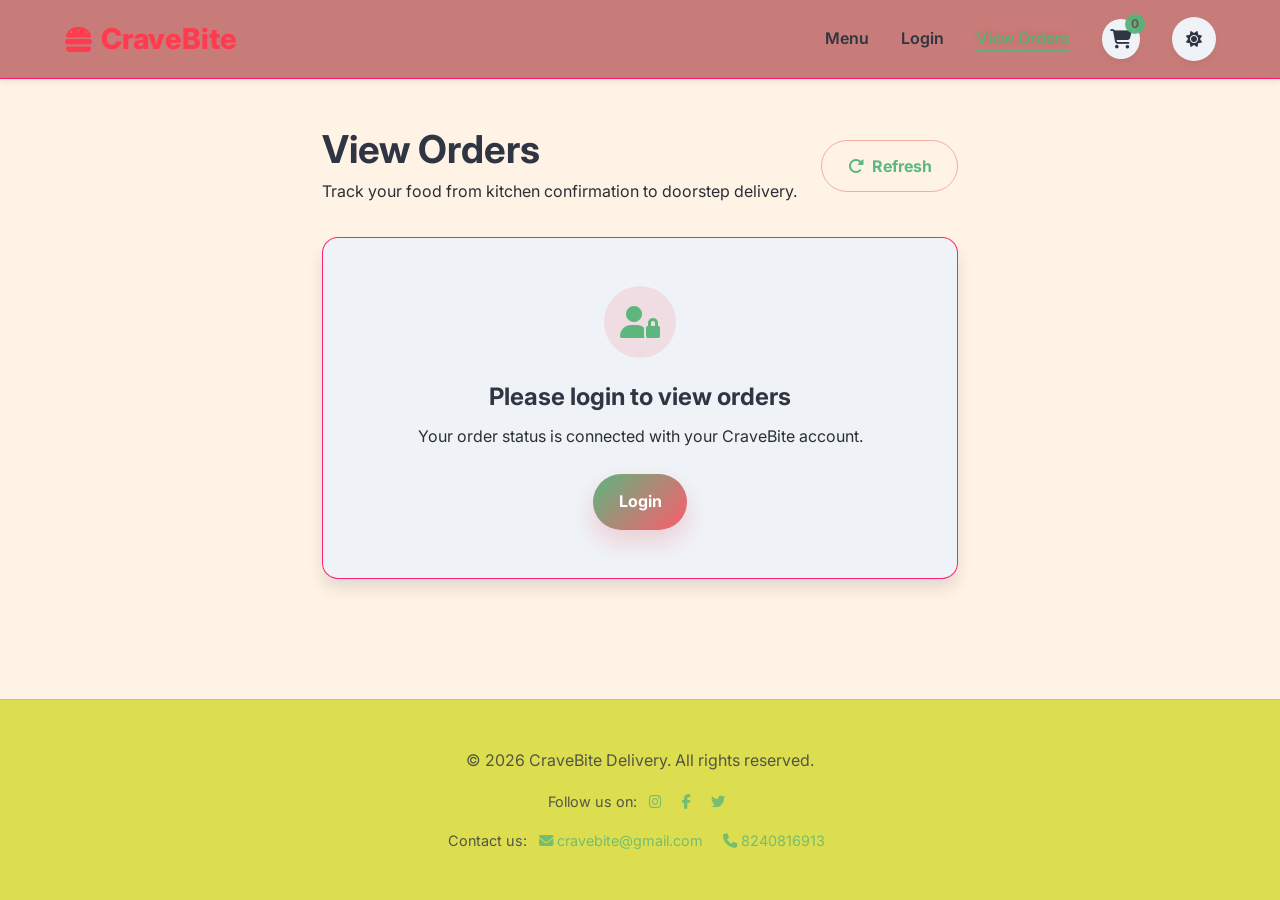
<file: frontend/view-orders.html>
<!DOCTYPE html>
<html lang="en">

<head>
    <meta charset="UTF-8">
    <meta name="viewport" content="width=device-width, initial-scale=1.0">
    <link rel="manifest" href="manifest.webmanifest">
    <meta name="theme-color" content="#ff6b35">
    <meta name="mobile-web-app-capable" content="yes">
    <meta name="apple-mobile-web-app-capable" content="yes">
    <meta name="apple-mobile-web-app-title" content="CraveBite">
    <link rel="apple-touch-icon" href="img/icon-192.png">
    <title>View Orders - CraveBite</title>
    <link rel="shortcut icon" type="jpg" href="img/Cravebite logo(new1) (2).png">
    <link rel="preconnect" href="https://fonts.googleapis.com">
    <link rel="preconnect" href="https://fonts.gstatic.com" crossorigin>
    <link href="https://fonts.googleapis.com/css2?family=Inter:wght@400;600;700;800&display=swap" rel="stylesheet">
    <link rel="stylesheet" href="https://cdnjs.cloudflare.com/ajax/libs/font-awesome/6.4.0/css/all.min.css">
    <link rel="stylesheet" href="css/style.css">
</head>

<body>
    <div class="bg-mesh"></div>

    <header>
        <div class="container nav-container">
            <a href="index.html" class="logo">
                <i class="fa-solid fa-burger"></i> CraveBite
            </a>
            <nav>
                <ul>
                    <li><a href="index.html">Menu</a></li>
                    <li><a href="login.html">Login</a></li>
                    <li><a href="view-orders.html" class="active">View Orders</a></li>
                    <li>
                        <a href="cart.html" class="cart-icon">
                            <i class="fa-solid fa-cart-shopping"></i>
                            <span class="cart-count" id="nav-cart-count">0</span>
                        </a>
                    </li>
                    <li>
                        <button id="theme-toggle" class="theme-btn" type="button" aria-label="Toggle theme">
                            <i class="fas fa-sun"></i>
                        </button>
                    </li>
                </ul>
            </nav>
        </div>
    </header>

    <main class="container orders-page">
        <div class="orders-page-header animate-fade-in">
            <div>
                <h1>View Orders</h1>
                <p>Track your food from kitchen confirmation to doorstep delivery.</p>
            </div>
            <button class="btn btn-outline" type="button" onclick="renderCustomerOrders()">
                <i class="fa-solid fa-rotate-right"></i> Refresh
            </button>
        </div>

        <div id="customer-orders-list" class="customer-orders-list animate-fade-in">
            <!-- Customer orders will be rendered here -->
        </div>
    </main>

    <footer>
        <div class="container">
            <p>&copy; 2026 CraveBite Delivery. All rights reserved.</p>
            <div class="footer-row">
                <p>Follow us on:
                    <a href="#" style="margin: 0 0.5rem;"><i class="fab fa-instagram"></i></a>
                    <a href="#" style="margin: 0 0.5rem;"><i class="fab fa-facebook-f"></i></a>
                    <a href="#" style="margin: 0 0.5rem;"><i class="fab fa-twitter"></i></a>
                </p>
            </div>
            <div class="footer-row">
                <p>Contact us:
                    <a href="#" style="margin: 0 0.5rem;"><i class="fa-solid fa-envelope"></i> cravebite@gmail.com</a>
                    <a href="#" style="margin: 0 0.5rem;"><i class="fa-solid fa-phone"></i> 8240816913</a>
                </p>
            </div>
        </div>
    </footer>

    <div class="toast-container" id="toast-container"></div>

    <script src="js/app.js"></script>
    <script>
        document.addEventListener('DOMContentLoaded', () => {
            renderCustomerOrders();
        });
    </script>
</body>

</html>
</file>
<file: frontend/css/style.css>
:root {
  --primary-color: #55b379f3;
  --primary-dark: #dd2c85;
  --secondary-color: #ac2162;
  --bg-color: #FFF3E6;
  --surface-color: #eff3f7;
  --text-primary: #2f3542;
  --text-secondary: #2a2f36;
  --glass-bg: rgba(184, 89, 89, 0.774);
  --glass-border: rgba(253, 9, 102, 0.884);
  --shadow-sm: 0 4px 6px rgba(0, 0, 0, 0.05);
  --shadow-md: 0 10px 15px rgba(0, 0, 0, 0.1);
  --shadow-lg: 0 20px 25px rgba(0, 0, 0, 0.15);
  --border-radius: 16px;
  --footer-bg: #d3d621c2;
}

body.dark-theme {
  --primary-color: #f59e0b;
  --primary-dark: #d97706;
  --secondary-color: #e2e8f0;
  --bg-color: #0f172a;
  --surface-color: #111827;
  --text-primary: #f8fafc;
  --text-secondary: #f5f8fd;
  --glass-bg: rgba(15, 23, 42, 0.85);
  --glass-border: rgba(148, 163, 184, 0.18);
  --shadow-sm: 0 4px 6px rgba(0, 0, 0, 0.25);
  --shadow-md: 0 10px 15px rgba(0, 0, 0, 0.3);
  --shadow-lg: 0 20px 25px rgba(0, 0, 0, 0.35);
  --footer-bg: #17223bab;
}

* {
  box-sizing: border-box;
  margin: 0;
  padding: 0;
  font-family: 'Inter', -apple-system, BlinkMacSystemFont, 'Segoe UI', Roboto, Helvetica, Arial, sans-serif;
}

body {
  background-color: var(--bg-color);
  color: var(--text-primary);
  line-height: 1.6;
  min-height: 100vh;
  display: flex;
  flex-direction: column;
}

/* Header & Navigation */
header {
  background: var(--glass-bg);
  backdrop-filter: blur(12px);
  -webkit-backdrop-filter: blur(12px);
  border-bottom: 1px solid var(--glass-border);
  position: sticky;
  top: 0;
  z-index: 100;
  padding: 1rem 0;
  box-shadow: var(--shadow-sm);
}

.container {
  max-width: 1200px;
  margin: 0 auto;
  padding: 0 1.5rem;
}

.nav-container {
  display: flex;
  justify-content: space-between;
  align-items: center;
}

.logo {
  font-size: 1.8rem;
  font-weight: 800;
  color: #ff3b4f;
  text-decoration: none;
  display: flex;
  align-items: center;
  gap: 0.5rem;
}

.nav-left {
  display: flex;
  align-items: center;
  gap: 2rem;
}

.header-location {
  display: flex;
  align-items: center;
  gap: 0.5rem;
  font-size: 0.9rem;
  color: var(--bg-color);
  background: var(--text-secondary);
  padding: 0.5rem 1rem;
  border-radius: 20px;
  cursor: pointer;
  transition: all 0.3s ease;
}

.header-location:hover {
  background: var(--text-primary);
  color: var(--bg-color);
  transform: scale(1.05);
}

.header-location i {
  color: var(--primary-color);
}

.logo i {
  color: #ff3b4f;
}

nav ul {
  list-style: none;
  display: flex;
  gap: 2rem;
  align-items: center;
}

nav a {
  text-decoration: none;
  color: var(--text-primary);
  font-weight: 600;
  transition: color 0.3s ease;
  position: relative;
}

nav a:hover,
nav a.active {
  color: var(--primary-color);
  text-shadow: 0 0 8px rgba(233, 37, 53, 0.3);
}

nav a::after {
  content: '';
  position: absolute;
  bottom: -4px;
  left: 0;
  width: 0%;
  height: 2px;
  background-color: var(--primary-color);
  transition: width 0.3s ease;
}

nav a:hover::after,
nav a.active::after {
  width: 100%;
}

.cart-icon {
  position: relative;
  font-size: 1.2rem;
  padding: 0.5rem;
  background: var(--surface-color);
  border-radius: 50%;
  box-shadow: var(--shadow-sm);
  transition: transform 0.3s ease;
}

.cart-icon:hover {
  transform: translateY(-2px);
}

.cart-count {
  position: absolute;
  top: -5px;
  right: -5px;
  background-color: var(--primary-color);
  color: rgb(112, 85, 85);
  font-size: 0.75rem;
  font-weight: bold;
  height: 20px;
  width: 20px;
  display: flex;
  justify-content: center;
  align-items: center;
  border-radius: 50%;
}

.theme-btn {
  width: 44px;
  height: 44px;
  border-radius: 50%;
  border: none;
  background: var(--surface-color);
  color: var(--text-primary);
  cursor: pointer;
  display: inline-flex;
  align-items: center;
  justify-content: center;
  box-shadow: var(--shadow-sm);
  transition: transform 0.2s ease, background 0.3s ease, color 0.3s ease;
}

.theme-btn:hover {
  transform: translateY(-2px);
  background: var(--glass-bg);
}

.theme-btn i {
  font-size: 1rem;
}

/* Premium Hero Banner */
.hero-banner {
  background-image: url('../img/WhatsApp Image 2026-05-10 at 14.26.19.jpeg');
  background-color: #f26b27;
  background-size: cover;
  background-position: center;
  background-repeat: no-repeat;
  border-radius: 30px;
  display: flex;
  align-items: center;
  justify-content: flex-start;
  position: relative;
  padding: 5rem 4rem;
  min-height: 300px;
  margin-bottom: 5rem;
  box-shadow: 0 20px 40px rgba(242, 107, 39, 0.2);
  transition: transform 0.3s ease, box-shadow 0.3s ease;
}

.hero-banner:hover {
  transform: translateY(-8px) scale(1.02);
  box-shadow: 0 30px 60px rgba(242, 107, 39, 0.4);
}

.hero-content {
  flex: 1;
  max-width: 55%;
  z-index: 2;
  animation: slideInLeft 0.8s ease-out forwards;
}

.hero-title {
  font-size: 3rem;
  font-weight: 800;
  color: white;
  line-height: 1.1;
  margin-bottom: 1.5rem;
  text-shadow: 0 4px 10px rgba(0, 0, 0, 0.15);
  letter-spacing: -1px;
}

.hero-subtitle {
  font-size: 1.2rem;
  color: rgba(255, 255, 255, 0.95);
  margin-bottom: 2.5rem;
  line-height: 1.6;
  text-shadow: 0 2px 5px rgba(0, 0, 0, 0.1);
  max-width: 90%;
}

.btn-hero {
  background-color: white;
  color: #f26b27;
  padding: 1rem 2.5rem;
  font-size: 1.1rem;
  border-radius: 50px;
  box-shadow: 0 10px 20px rgba(0, 0, 0, 0.1);
  transition: all 0.3s cubic-bezier(0.175, 0.885, 0.32, 1.275);
  display: inline-block;
  text-decoration: none;
  font-weight: bold;
}

.btn-hero:hover {
  background-color: #fdfdfd;
  color: #e05a1f;
  transform: translateY(-6px) scale(1.1);
  box-shadow: 0 20px 30px rgba(0, 0, 0, 0.2);
}

/* Premium Search Container */
.search-container {
  display: flex;
  justify-content: center;
  margin-top: -2.5rem;
  /* Pull it up slightly to overlap banner */
  position: relative;
  z-index: 10;
  padding: 0 1rem;
}

.search-bar {
  display: flex;
  background: white;
  border-radius: 50px;
  padding: 0.5rem;
  box-shadow: 0 15px 35px rgba(0, 0, 0, 0.1);
  max-width: 650px;
  width: 100%;
  align-items: center;
  transition: transform 0.3s ease, box-shadow 0.3s ease;
  border: 1px solid rgba(0, 0, 0, 0.05);
}

.search-bar:hover,
.search-bar:focus-within {
  transform: translateY(-5px) scale(1.02);
  box-shadow: 0 25px 50px rgba(242, 107, 39, 0.2);
  border-color: rgba(242, 107, 39, 0.4);
}

.search-bar input {
  border: none;
  padding: 1rem 1.5rem;
  border-radius: 50px;
  outline: none;
  width: 100%;
  font-size: 1.1rem;
  color: #050101;
  background: transparent;
}

.btn-search {
  margin: 0;
  padding: 1rem 2.5rem;
  background-color: #f26b27;
  color: white;
  border-radius: 50px;
  box-shadow: 0 5px 15px rgba(242, 107, 39, 0.3);
  border: none;
  cursor: pointer;
  transition: all 0.3s ease;
}

.btn-search:hover {
  background-color: #e05a1f;
  box-shadow: 0 10px 25px rgba(242, 107, 39, 0.5);
  transform: translateY(-3px) scale(1.1);
}

@keyframes slideInLeft {
  from {
    opacity: 0;
    transform: translateX(-30px);
  }

  to {
    opacity: 1;
    transform: translateX(0);
  }
}

/* Ads Banner */
.ads-banner-section {
  padding: 0 1.5rem;
}

.ads-grid {
  display: grid;
  grid-template-columns: repeat(auto-fit, minmax(300px, 1fr));
  gap: 2rem;
}

.ad-card {
  border-radius: var(--border-radius);
  overflow: hidden;
  box-shadow: var(--shadow-md);
  transition: transform 0.4s ease, box-shadow 0.4s ease;
  position: relative;
  height: 200px;
}

.ad-card:hover {
  transform: translateY(-8px);
  box-shadow: var(--shadow-lg);
}

.ad-card img {
  width: 100%;
  height: 100%;
  object-fit: cover;
  transition: transform 0.5s ease;
}

.ad-card:hover img {
  transform: scale(1.05);
}

/* Main Content */
main {
  flex: 1;
}

.section-title {
  font-size: 2rem;
  font-weight: 700;
  margin-bottom: 2rem;
  text-align: center;
}

/* Food Grid */
.food-grid {
  display: grid;
  grid-template-columns: repeat(auto-fill, minmax(280px, 1fr));
  gap: 2rem;
  margin-bottom: 4rem;
}

.food-card {
  background: var(--surface-color);
  border-radius: var(--border-radius);
  overflow: hidden;
  box-shadow: var(--shadow-md);
  transition: transform 0.4s cubic-bezier(0.175, 0.885, 0.32, 1.275), box-shadow 0.4s ease;
  position: relative;
  display: flex;
  flex-direction: column;
}

.food-card:hover {
  transform: translateY(-12px) scale(1.01);
  box-shadow: 0 25px 35px rgba(0, 0, 0, 0.2);
}

.food-img-container {
  height: 200px;
  overflow: hidden;
  position: relative;
}

.food-img-container img {
  width: 100%;
  height: 100%;
  object-fit: cover;
  transition: transform 0.5s ease;
}

.food-card:hover .food-img-container img {
  transform: scale(1.1) rotate(1deg);
}

.food-price-tag {
  position: absolute;
  top: 1rem;
  right: 1rem;
  background: var(--glass-bg);
  backdrop-filter: blur(4px);
  padding: 0.5rem 1rem;
  border-radius: 30px;
  font-weight: 700;
  color: var(--primary-color);
  box-shadow: var(--shadow-sm);
  z-index: 10;
}

.food-info {
  padding: 1.5rem;
  flex: 1;
  display: flex;
  flex-direction: column;
}

.food-title {
  font-size: 1.25rem;
  font-weight: 700;
  margin-bottom: 0.5rem;
}

.food-rating {
  display: flex;
  align-items: center;
  gap: 0.5rem;
  margin-bottom: 0.9rem;
}

.rating-score {
  background: rgba(233, 37, 53, 0.12);
  color: var(--primary-color);
  font-weight: 700;
  padding: 0.25rem 0.65rem;
  border-radius: 999px;
  font-size: 0.9rem;
}

.rating-stars {
  display: flex;
  align-items: center;
  gap: 0.1rem;
  color: #ffb703;
  font-size: 0.9rem;
}

.rating-stars i.fa-regular {
  color: rgba(255, 183, 3, 0.4);
}

.food-desc {
  color: var(--text-secondary);
  font-size: 0.9rem;
  margin-bottom: 1.5rem;
  flex: 1;
}

.btn {
  display: inline-flex;
  align-items: center;
  justify-content: center;
  gap: 0.5rem;
  padding: 0.95rem 1.6rem;
  background: linear-gradient(135deg, var(--primary-color), #ff5b6d);
  color: white;
  border: none;
  border-radius: 32px;
  font-size: 1rem;
  font-weight: 700;
  cursor: pointer;
  transition: transform 0.25s ease, box-shadow 0.25s ease, background 0.25s ease;
  text-align: center;
  text-decoration: none;
  box-shadow: 0 12px 25px rgba(233, 37, 53, 0.18);
}

.btn:hover {
  background: linear-gradient(135deg, #ff3b4f, #d82f45);
  transform: translateY(-2px) scale(1.02);
  box-shadow: 0 18px 30px rgba(233, 37, 53, 0.25);
}

.btn-large {
  width: 100%;
  max-width: 100%;
  padding: 1.1rem 1.8rem;
  font-size: 1.05rem;
}

.btn-outline {
  background: transparent;
  color: var(--primary-color);
  border: 1px solid rgba(233, 37, 53, 0.35);
  box-shadow: none;
}

.btn-outline:hover {
  background: rgba(233, 37, 53, 0.08);
  color: var(--primary-dark);
  box-shadow: 0 12px 20px rgba(233, 37, 53, 0.12);
}

.address-actions {
  display: flex;
  flex-wrap: wrap;
  gap: 0.75rem;
  margin-bottom: 0.75rem;
}

.address-actions .btn {
  flex: 1 1 180px;
}

.btn-add {
  width: 100%;
  display: flex;
  justify-content: center;
  align-items: center;
  gap: 0.5rem;
}

/* Cart Styles */
.cart-container {
  background: var(--surface-color);
  border-radius: var(--border-radius);
  box-shadow: var(--shadow-md);
  padding: 2rem;
  margin-bottom: 4rem;
}

.cart-item {
  display: flex;
  align-items: center;
  padding: 1rem 0;
  border-bottom: 1px solid #eee;
  gap: 1.5rem;
}

.cart-item:last-child {
  border-bottom: none;
}

.cart-item-img {
  width: 80px;
  height: 80px;
  border-radius: 12px;
  object-fit: cover;
}

.cart-item-info {
  flex: 1;
}

.cart-item-title {
  font-weight: 600;
  font-size: 1.1rem;
  margin-bottom: 0.25rem;
}

.cart-item-price {
  color: var(--primary-color);
  font-weight: 700;
}

.cart-item-actions {
  display: flex;
  align-items: center;
  gap: 1rem;
}

.qty-btn {
  background: var(--bg-color);
  border: none;
  width: 32px;
  height: 32px;
  border-radius: 50%;
  font-weight: bold;
  cursor: pointer;
  transition: background 0.3s ease;
}

.qty-btn:hover {
  background: #dfe4ea;
  transform: scale(1.15);
}

.cart-item-qty {
  font-weight: 600;
  width: 20px;
  text-align: center;
}

.cart-item-remove {
  color: #ff4757;
  background: none;
  border: none;
  cursor: pointer;
  padding: 0.5rem;
  transition: transform 0.3s ease;
}

.cart-item-remove:hover {
  transform: scale(1.2) rotate(15deg);
  color: #c0392b;
}

/* Customer Orders */
.orders-page {
  padding-top: 3rem;
  padding-bottom: 4rem;
}

.orders-page-header {
  display: flex;
  justify-content: space-between;
  align-items: center;
  gap: 1.5rem;
  margin-bottom: 2rem;
}

.orders-page-header h1 {
  font-size: 2.4rem;
  line-height: 1.15;
  margin-bottom: 0.5rem;
  color: var(--text-primary);
}

.orders-page-header p {
  color: var(--text-secondary);
  max-width: 560px;
}

.customer-orders-list {
  display: flex;
  flex-direction: column;
  gap: 1.5rem;
}

.orders-empty-state {
  background: var(--surface-color);
  border: 1px solid var(--glass-border);
  border-radius: var(--border-radius);
  box-shadow: var(--shadow-md);
  padding: 3rem 2rem;
  text-align: center;
}

.orders-empty-state i {
  width: 72px;
  height: 72px;
  border-radius: 50%;
  display: inline-flex;
  align-items: center;
  justify-content: center;
  margin-bottom: 1.25rem;
  background: rgba(233, 37, 53, 0.1);
  color: var(--primary-color);
  font-size: 2rem;
}

.orders-empty-state h2 {
  margin-bottom: 0.5rem;
}

.orders-empty-state p {
  color: var(--text-secondary);
  margin-bottom: 1.5rem;
}

.customer-order-card {
  background: var(--surface-color);
  border: 1px solid var(--glass-border);
  border-radius: var(--border-radius);
  box-shadow: var(--shadow-md);
  padding: 1.5rem;
}

.customer-order-head {
  display: flex;
  justify-content: space-between;
  align-items: flex-start;
  gap: 1rem;
  padding-bottom: 1rem;
  border-bottom: 1px solid rgba(0, 0, 0, 0.08);
}

body.dark-theme .customer-order-head {
  border-bottom-color: rgba(255, 255, 255, 0.08);
}

.customer-order-head h2 {
  color: var(--primary-color);
  font-size: 1.25rem;
  margin-bottom: 0.25rem;
}

.customer-order-head p {
  color: var(--text-secondary);
  font-size: 0.9rem;
}

.order-status-badge {
  display: inline-flex;
  align-items: center;
  gap: 0.45rem;
  color: #fff;
  padding: 0.45rem 0.8rem;
  border-radius: 999px;
  font-size: 0.88rem;
  font-weight: 800;
  white-space: nowrap;
}

.order-status-summary {
  display: flex;
  justify-content: space-between;
  gap: 1rem;
  margin: 1.25rem 0;
  padding: 1rem;
  border-radius: 12px;
  background: rgba(233, 37, 53, 0.08);
  color: var(--text-primary);
}

.order-status-summary span {
  color: var(--text-secondary);
  font-weight: 700;
  white-space: nowrap;
}

.order-timeline {
  display: grid;
  grid-template-columns: repeat(4, minmax(0, 1fr));
  gap: 0.75rem;
  margin-bottom: 1.5rem;
}

.order-timeline.cancelled {
  grid-template-columns: minmax(0, 1fr);
}

.timeline-step {
  position: relative;
  display: flex;
  flex-direction: column;
  align-items: center;
  gap: 0.5rem;
  text-align: center;
  color: var(--text-secondary);
}

.timeline-step:not(:last-child)::after {
  content: '';
  position: absolute;
  top: 18px;
  left: calc(50% + 22px);
  width: calc(100% - 44px);
  height: 3px;
  background: rgba(47, 53, 66, 0.16);
}

.timeline-step.completed:not(:last-child)::after {
  background: var(--primary-color);
}

.timeline-step span {
  width: 38px;
  height: 38px;
  border-radius: 50%;
  display: inline-flex;
  align-items: center;
  justify-content: center;
  background: var(--bg-color);
  border: 2px solid rgba(47, 53, 66, 0.16);
  color: var(--text-secondary);
  z-index: 1;
}

.timeline-step.completed span {
  background: var(--primary-color);
  border-color: var(--primary-color);
  color: #fff;
}

.timeline-step p {
  font-size: 0.85rem;
  font-weight: 700;
}

.customer-order-details {
  display: grid;
  grid-template-columns: minmax(0, 1.35fr) minmax(260px, 0.65fr);
  gap: 1.5rem;
}

.customer-order-details h3 {
  font-size: 1rem;
  margin-bottom: 0.85rem;
}

.customer-order-items {
  display: flex;
  flex-direction: column;
  gap: 0.75rem;
}

.customer-order-item {
  display: grid;
  grid-template-columns: 56px minmax(0, 1fr) auto;
  align-items: center;
  gap: 0.85rem;
  padding: 0.75rem;
  border-radius: 12px;
  background: var(--bg-color);
}

.customer-order-item img {
  width: 56px;
  height: 56px;
  object-fit: cover;
  border-radius: 10px;
}

.customer-order-item p {
  margin-top: 0.15rem;
  color: var(--text-secondary);
  font-size: 0.9rem;
}

.customer-order-item span {
  font-weight: 800;
  color: var(--primary-color);
}

.customer-order-meta {
  background: var(--bg-color);
  border-radius: 12px;
  padding: 1rem;
}

.customer-order-meta p {
  margin-bottom: 0.65rem;
  color: var(--text-secondary);
  overflow-wrap: anywhere;
}

.cancel-order-btn {
  margin-top: 0.5rem;
  background: #dc3545;
  width: 100%;
  justify-content: center;
}

.checkout-grid {
  display: grid;
  gap: 1.5rem;
  margin-top: 2rem;
  align-items: start;
}

.cart-summary {
  margin-top: 0;
  padding: 2rem;
  border-radius: 30px;
  background: linear-gradient(180deg, rgba(255, 255, 255, 1), rgba(255, 239, 241, 0.95));
  box-shadow: 0 28px 60px rgba(233, 37, 53, 0.14);
  border: 1px solid rgba(233, 37, 53, 0.16);
  text-align: left;
}

.cart-total {
  font-size: 2rem;
  font-weight: 900;
  margin-bottom: 0.75rem;
}

.checkout-note {
  display: inline-flex;
  align-items: center;
  gap: 0.5rem;
  color: var(--text-secondary);
  margin-bottom: 1.5rem;
  font-size: 0.95rem;
}

.address-preview {
  margin-top: 1rem;
  border-radius: 20px;
  padding: 1.15rem 1.35rem;
  background: rgba(246, 75, 105, 0.12);
  border: 1px solid rgba(246, 75, 105, 0.2);
}

.address-preview span {
  display: inline-flex;
  align-items: center;
  gap: 0.5rem;
  font-weight: 700;
  color: var(--primary-color);
  margin-bottom: 0.5rem;
}

.address-preview p {
  margin: 0;
  color: #8a3a4d;
  line-height: 1.6;
  word-break: break-word;
}

.checkout-address {
  position: relative;
  background: linear-gradient(180deg, rgba(243, 241, 241, 0.98), rgba(255, 246, 247, 0.95));
  border: 1px solid rgba(233, 37, 53, 0.16);
  border-radius: 26px;
  padding: 2rem;
  box-shadow: 0 26px 60px rgba(233, 37, 53, 0.12);
  overflow: hidden;
}

.checkout-address::before {
  content: '';
  position: absolute;
  top: 0;
  left: 0;
  width: 100%;
  height: 6px;
  background: linear-gradient(90deg, rgba(246, 75, 105, 0.95), rgba(255, 161, 112, 0.95));
}

body.dark-theme .cart-summary {
  background: linear-gradient(180deg, rgba(15, 23, 42, 0.96), rgba(15, 23, 42, 0.9));
  border: 1px solid rgba(148, 163, 184, 0.2);
  box-shadow: 0 28px 70px rgba(0, 0, 0, 0.5);
}

body.dark-theme .checkout-address {
  background: linear-gradient(180deg, rgba(15, 23, 42, 0.96), rgba(22, 29, 49, 0.96));
  border: 1px solid rgba(148, 163, 184, 0.2);
  box-shadow: 0 24px 55px rgba(0, 0, 0, 0.45);
}

body.dark-theme .checkout-address::before {
  background: linear-gradient(90deg, rgba(245, 158, 11, 0.9), rgba(249, 115, 22, 0.9));
}

body.dark-theme .address-input {
  background: rgba(15, 23, 42, 0.94);
  color: var(--text-primary);
  border-color: rgba(148, 163, 184, 0.22);
  box-shadow: inset 0 4px 18px rgba(148, 163, 184, 0.12);
}

body.dark-theme .address-input::placeholder {
  color: rgba(226, 232, 240, 0.6);
}

body.dark-theme .address-preview {
  background: rgba(148, 163, 184, 0.08);
  border-color: rgba(148, 163, 184, 0.2);
}

body.dark-theme .address-preview p {
  color: var(--text-secondary);
}

body.dark-theme .address-preview span {
  color: var(--primary-color);
}

.checkout-address h3 {
  display: flex;
  align-items: center;
  gap: 0.75rem;
  font-size: 1.35rem;
  color: var(--primary-color);
}

.address-header {
  margin-bottom: 1rem;
}

.address-input {
  width: 100%;
  min-height: 140px;
  resize: vertical;
  border: 1px solid rgba(233, 37, 53, 0.18);
  border-radius: 20px;
  padding: 1.15rem;
  margin-bottom: 1rem;
  font-size: 0.95rem;
  color: var(--text-primary);
  background: rgba(255, 255, 255, 0.98);
  box-shadow: inset 0 4px 15px rgba(233, 37, 53, 0.06);
  transition: border-color 0.2s ease, box-shadow 0.2s ease, transform 0.2s ease;
}

.address-input:focus {
  outline: none;
  border-color: var(--primary-color);
  box-shadow: 0 0 0 4px rgba(233, 37, 53, 0.12);
  transform: translateY(-1px);
}

.address-save-btn {
  width: 100%;
  justify-content: center;
  margin-top: 0.5rem;
  background: linear-gradient(135deg, var(--primary-color), #ff7d60);
  border: none;
}

@media (min-width: 900px) {
  .checkout-grid {
    grid-template-columns: 1.35fr 0.95fr;
  }
}

.empty-cart {
  text-align: center;
  padding: 3rem;
  color: var(--text-secondary);
}

.empty-cart i {
  font-size: 4rem;
  color: #dfe4ea;
  margin-bottom: 1rem;
}

/* Footer */
footer {
  background-color: var(--footer-bg);
  color: var(--text-primary);
  padding: 3rem 0;
  text-align: center;
  margin-top: auto;
  border-top: 1px solid rgba(0, 0, 0, 0.08);
}

footer p {
  opacity: 0.8;
}

footer a {
  color: var(--primary-color);
  text-decoration: none;
  transition: color 0.3s ease;
}

footer a:hover {
  color: var(--primary-dark);
}

footer .footer-row {
  margin-top: 1rem;
  font-size: 0.9rem;
}

/* Animations */
@keyframes fadeIn {
  from {
    opacity: 0;
    transform: translateY(20px);
  }

  to {
    opacity: 1;
    transform: translateY(0);
  }
}

.animate-fade-in {
  animation: fadeIn 0.6s ease forwards;
}

/* Toast Notification */
.toast-container {
  position: fixed;
  bottom: 2rem;
  right: 2rem;
  z-index: 1000;
  display: flex;
  flex-direction: column;
  gap: 1rem;
}

.toast {
  background: var(--surface-color);
  color: var(--text-primary);
  padding: 1rem 1.5rem;
  border-radius: 12px;
  box-shadow: var(--shadow-lg);
  display: flex;
  align-items: center;
  gap: 1rem;
  transform: translateX(120%);
  transition: transform 0.3s cubic-bezier(0.175, 0.885, 0.32, 1.275);
}

.toast.show {
  transform: translateX(0);
}

.toast i {
  color: #2ed573;
  font-size: 1.2rem;
}

/* Dietary Filter */
.dietary-filter {
  display: flex;
  justify-content: center;
  gap: 1rem;
  margin-bottom: 2rem;
}

.filter-btn {
  padding: 0.6rem 1.5rem;
  border: 2px solid var(--primary-color);
  background-color: transparent;
  color: var(--text-primary);
  border-radius: 30px;
  font-weight: 600;
  cursor: pointer;
  transition: all 0.3s ease;
  display: flex;
  align-items: center;
  gap: 0.5rem;
}

.filter-btn:hover {
  background-color: rgba(233, 37, 53, 0.1);
  transform: translateY(-2px);
  box-shadow: 0 4px 8px rgba(0, 0, 0, 0.05);
}

.filter-btn.active {
  background-color: var(--primary-color);
  color: white;
}

.filter-btn.active i {
  color: white !important;
}



/* Mobile responsiveness */
@media (max-width: 768px) {
  header {
    flex-direction: column;
    text-align: center;
    padding: 1rem;
    gap: 0.5rem;
  }

  header h1 {
    font-size: 1rem;
  }

  header p {
    font-size: 0.75rem;
  }

  .lang-switch {
    margin-left: 0;
    justify-content: center;
  }

  .intro {
    margin: 2rem auto 1rem auto;
    padding: 0 0.5rem;
  }

  .intro h2 {
    font-size: 1.5rem;
  }

  .intro p {
    font-size: 0.875rem;
    margin-bottom: 1.5rem;
  }

  .feature-list {
    flex-direction: column;
    align-items: center;
    gap: 1rem;
    margin: 2rem auto;
  }

  .feature {
    width: 100%;
    max-width: 300px;
  }

  .how-it-works {
    margin: 2rem auto 1rem auto;
    padding: 1rem;
  }

  .how-it-works h3 {
    font-size: 1.25rem;
  }

  .steps {
    flex-direction: column;
    gap: 1rem;
  }

  .step {
    flex: none;
    width: 100%;
  }

  .stats {
    flex-direction: column;
    margin: 2rem auto;
  }

  .stat-block {
    width: 100%;
  }

  .ready-section {
    margin: 2rem auto 3rem auto;
    padding: 2rem 1rem;
  }

  .ready-section h2 {
    font-size: 1.25rem;
  }

  .btn-secondary {
    font-size: 1rem;
    padding: 0.75rem 1.5rem;
  }

  footer {
    font-size: 1rem;
  }

  .checkout-address {
    position: relative;
    background: linear-gradient(180deg, rgba(255, 255, 255, 0.98), rgba(255, 246, 247, 0.95));
    border: 1px solid rgba(233, 37, 53, 0.16);
    border-radius: 22px;
    padding: 1.75rem;
    margin-top: 1.5rem;
    box-shadow: 0 22px 40px rgba(233, 37, 53, 0.12);
    overflow: hidden;
  }

  .checkout-address::before {
    content: '';
    position: absolute;
    top: 0;
    left: 0;
    width: 100%;
    height: 5px;
    background: linear-gradient(90deg, rgba(246, 75, 105, 0.95), rgba(255, 161, 112, 0.95));
  }

  .checkout-address h3 {
    margin-bottom: 0.35rem;
    font-size: 1.25rem;
    color: var(--primary-color);
  }

  .address-subtext {
    color: var(--text-secondary);
    margin-bottom: 1rem;
    line-height: 1.5;
  }

  .address-input {
    width: 100%;
    min-height: 120px;
    resize: vertical;
    border: 1px solid rgba(233, 37, 53, 0.18);
    border-radius: 18px;
    padding: 1rem 1.15rem;
    margin-bottom: 1rem;
    font-size: 0.95rem;
    color: var(--text-primary);
    background: rgba(255, 255, 255, 0.98);
    box-shadow: inset 0 4px 18px rgba(233, 37, 53, 0.06);
    transition: border-color 0.2s ease, box-shadow 0.2s ease, transform 0.2s ease;
  }

  .address-input:focus {
    outline: none;
    border-color: var(--primary-color);
    box-shadow: 0 0 0 4px rgba(233, 37, 53, 0.12);
    transform: translateY(-1px);
  }

  .address-save-btn {
    display: inline-flex;
    align-items: center;
    justify-content: center;
    padding: 0.95rem 1.5rem;
    gap: 0.5rem;
    background: linear-gradient(135deg, var(--primary-color), #ff7d60);
    border: none;
  }

  /* Navigation */
  .nav-container {
    flex-direction: column;
    gap: 1rem;
  }

  .nav-left {
    width: 100%;
    justify-content: space-between;
  }

  nav ul {
    flex-wrap: wrap;
    justify-content: center;
    gap: 1rem;
  }

  /* Hero Banner */
  .hero-banner {
    padding: 3rem 1.5rem;
    min-height: 250px;
    background-size: cover;
    margin-bottom: 3rem;
  }

  .hero-content {
    max-width: 100%;
    text-align: center;
  }

  .hero-title {
    font-size: 2.2rem;
  }

  .hero-subtitle {
    font-size: 1rem;
    margin: 0 auto 1.5rem auto;
  }

  /* Search Container */
  .search-container {
    margin-top: -3rem;
  }

  .search-bar {
    flex-direction: column;
    border-radius: 20px;
    padding: 1rem;
  }

  .search-bar input {
    padding: 0.5rem;
    text-align: center;
  }

  .btn-search {
    width: 100%;
    margin-top: 0.5rem;
    border-radius: 12px;
  }

  /* Admin Layout */
  .admin-container {
    grid-template-columns: 1fr;
  }

  /* Auth Container */
  .auth-container {
    margin: 2rem auto;
    padding: 1.5rem;
    max-width: 90%;
  }

  /* Dietary Filter */
  .dietary-filter {
    flex-wrap: wrap;
  }

  .filter-btn {
    flex: 1 1 auto;
    justify-content: center;
  }

  /* Cart Layout */
  .cart-item {
    flex-direction: column;
    text-align: center;
  }

  .cart-item-img {
    width: 100px;
    height: 100px;
    margin-bottom: 0.5rem;
  }

  .cart-item-actions {
    margin-top: 0.5rem;
    justify-content: center;
  }
}

a,
button,
.btn,
.header-location,
.cart-item-remove,
.qty-btn,
.filter-btn,
.cart-icon,
select,
input[type="submit"],
input[type="button"],
input[type="radio"],
input[type="checkbox"],
.theme-btn {
  cursor: pointer;
}

/* Payment Modal */
.modal-overlay {
  position: fixed;
  top: 0;
  left: 0;
  width: 100%;
  height: 100%;
  background: rgba(0, 0, 0, 0.6);
  backdrop-filter: blur(5px);
  -webkit-backdrop-filter: blur(5px);
  display: flex;
  align-items: center;
  justify-content: center;
  z-index: 1000;
  padding: 1rem;
}

.payment-modal-content {
  background: var(--surface-color);
  width: 100%;
  max-width: 500px;
  border-radius: 24px;
  box-shadow: 0 25px 50px rgba(0, 0, 0, 0.3);
  overflow: hidden;
  border: 1px solid var(--glass-border);
  display: flex;
  flex-direction: column;
}

body.dark-theme .payment-modal-content {
  background: var(--bg-color);
  box-shadow: 0 25px 50px rgba(0, 0, 0, 0.6);
}

.payment-header {
  padding: 1.5rem;
  border-bottom: 1px solid rgba(0, 0, 0, 0.05);
  display: flex;
  justify-content: space-between;
  align-items: center;
  background: var(--glass-bg);
}

body.dark-theme .payment-header {
  border-bottom-color: rgba(255, 255, 255, 0.05);
}

.payment-header h3 {
  margin: 0;
  font-size: 1.4rem;
  color: var(--text-primary);
  display: flex;
  align-items: center;
  gap: 0.5rem;
}

.close-modal {
  background: transparent;
  border: none;
  font-size: 1.2rem;
  color: var(--text-secondary);
  cursor: pointer;
  transition: color 0.3s ease;
  padding: 0.5rem;
}

.close-modal:hover {
  color: var(--primary-color);
}

.payment-body {
  padding: 1.5rem;
  max-height: 70vh;
  overflow-y: auto;
}

.payment-methods {
  display: flex;
  flex-direction: column;
  gap: 0.75rem;
  margin-bottom: 1.5rem;
}

.payment-method {
  display: flex;
  align-items: center;
  gap: 1rem;
  padding: 1rem;
  border: 2px solid transparent;
  border-radius: 12px;
  background: var(--bg-color);
  cursor: pointer;
  transition: all 0.3s ease;
  font-weight: 600;
  box-shadow: var(--shadow-sm);
}

body.dark-theme .payment-method {
  background: var(--surface-color);
}

.payment-method:hover {
  transform: translateY(-2px);
  box-shadow: var(--shadow-md);
}

.payment-method.selected {
  border-color: var(--primary-color);
  background: rgba(233, 37, 53, 0.05);
}

body.dark-theme .payment-method.selected {
  background: rgba(245, 158, 11, 0.1);
}

.payment-method input[type="radio"] {
  accent-color: var(--primary-color);
  transform: scale(1.2);
}

.payment-method i {
  font-size: 1.5rem;
  color: var(--primary-color);
  width: 30px;
  text-align: center;
}

.payment-details {
  display: none;
  animation: fadeIn 0.3s ease;
  background: var(--bg-color);
  padding: 1.5rem;
  border-radius: 16px;
  border: 1px solid rgba(0, 0, 0, 0.05);
}

body.dark-theme .payment-details {
  background: var(--surface-color);
  border-color: rgba(255, 255, 255, 0.05);
}

.payment-details.active {
  display: block;
}

.form-group {
  margin-bottom: 1.25rem;
}

.form-group:last-child {
  margin-bottom: 0;
}

.form-group label {
  display: block;
  font-size: 0.9rem;
  font-weight: 600;
  margin-bottom: 0.5rem;
  color: var(--text-secondary);
}

.form-control {
  width: 100%;
  padding: 0.75rem 1rem;
  border: 1px solid rgba(0, 0, 0, 0.1);
  border-radius: 10px;
  font-size: 1rem;
  background: var(--surface-color);
  color: var(--text-primary);
  transition: all 0.3s ease;
}

body.dark-theme .form-control {
  background: var(--bg-color);
  border-color: rgba(255, 255, 255, 0.1);
}

.form-control:focus {
  outline: none;
  border-color: var(--primary-color);
  box-shadow: 0 0 0 3px rgba(233, 37, 53, 0.1);
}

body.dark-theme .form-control:focus {
  box-shadow: 0 0 0 3px rgba(245, 158, 11, 0.2);
}

.form-row {
  display: flex;
  gap: 1rem;
}

.payment-footer {
  padding: 1.5rem;
  border-top: 1px solid rgba(0, 0, 0, 0.05);
  background: var(--glass-bg);
}

body.dark-theme .payment-footer {
  border-top-color: rgba(255, 255, 255, 0.05);
}

@keyframes fadeIn {
  from {
    opacity: 0;
    transform: translateY(10px);
  }

  to {
    opacity: 1;
    transform: translateY(0);
  }
}

/* Restaurant Info Section */
.restaurant-info-section {
  padding: 4rem 0;
  border-top: 1px solid rgba(0, 0, 0, 0.05);
  margin-top: 2rem;
}

body.dark-theme .restaurant-info-section {
  border-top-color: rgba(255, 255, 255, 0.05);
}

.info-grid {
  display: grid;
  grid-template-columns: repeat(auto-fit, minmax(280px, 1fr));
  gap: 2rem;
  margin-top: 2.5rem;
}

.info-card {
  background: var(--surface-color);
  padding: 2.5rem 1.5rem;
  border-radius: var(--border-radius);
  text-align: center;
  box-shadow: var(--shadow-sm);
  transition: transform 0.3s ease, box-shadow 0.3s ease;
  display: flex;
  flex-direction: column;
  align-items: center;
  gap: 1rem;
}

.info-card:hover {
  transform: translateY(-5px);
  box-shadow: var(--shadow-md);
}

.info-icon {
  width: 70px;
  height: 70px;
  background: rgba(242, 107, 39, 0.1);
  color: var(--primary-color);
  border-radius: 50%;
  display: flex;
  justify-content: center;
  align-items: center;
  font-size: 1.8rem;
  margin-bottom: 0.5rem;
  transition: transform 0.3s ease, background 0.3s ease;
}

.info-card:hover .info-icon {
  background: var(--primary-color);
  color: white;
  transform: scale(1.1) rotate(5deg);
}

.info-card h3 {
  font-size: 1.3rem;
  color: var(--text-primary);
  margin: 0;
}

.info-card p {
  color: var(--text-secondary);
  font-size: 0.95rem;
  line-height: 1.6;
  margin: 0;
}

@media (max-width: 768px) {
  body {
    overflow-x: hidden;
  }

  .container {
    width: 100%;
    padding-left: 1rem;
    padding-right: 1rem;
  }

  header {
    padding: 0.75rem 0;
  }

  .nav-container {
    align-items: stretch;
  }

  .nav-left {
    flex-direction: column;
    gap: 0.75rem;
    justify-content: center;
  }

  .logo {
    justify-content: center;
    font-size: 1.45rem;
    line-height: 1.2;
  }

  .header-location {
    justify-content: center;
    width: 100%;
    border-radius: 12px;
  }

  nav ul {
    width: 100%;
    gap: 0.75rem;
  }

  nav li {
    display: flex;
    align-items: center;
  }

  nav a {
    font-size: 0.95rem;
  }

  .hero-banner-section {
    margin-bottom: 2rem !important;
  }

  .hero-banner {
    min-height: 360px;
    border-radius: 18px;
    background-size: cover;
    background-position: center;
    padding: 3rem 1.5rem;
    justify-content: center;
    text-align: center;
  }

  .hero-content {
    max-width: 100%;
    display: flex;
    flex-direction: column;
    align-items: center;
  }

  .hero-title {
    font-size: 2.2rem;
    line-height: 1.15;
  }

  .hero-subtitle {
    font-size: 1.1rem;
    margin-bottom: 2rem;
  }

  .food-grid {
    grid-template-columns: minmax(0, 1fr);
    gap: 1.25rem;
  }

  .food-img-container {
    height: 190px;
  }

  .admin-container {
    grid-template-columns: 1fr !important;
    gap: 1rem !important;
    margin-top: 1rem !important;
  }

  .admin-sidebar,
  .admin-content,
  .auth-container {
    padding: 1.25rem !important;
    border-radius: 12px !important;
  }

  .auth-container {
    width: 100% !important;
    max-width: 420px !important;
    margin: 2rem auto !important;
  }

  .admin-sidebar ul {
    display: flex;
    gap: 0.75rem;
    overflow-x: auto;
    padding-bottom: 0.25rem;
  }

  .admin-sidebar li {
    flex: 0 0 auto;
    margin-bottom: 0 !important;
  }

  .admin-sidebar a {
    white-space: nowrap;
  }

  .admin-content>div:first-child {
    flex-direction: column !important;
    align-items: stretch !important;
    gap: 1rem;
  }

  .admin-content>div:first-child .btn {
    width: 100%;
    justify-content: center;
  }

  .orders-page-header {
    flex-direction: column;
    align-items: stretch;
  }

  .orders-page-header .btn {
    justify-content: center;
  }

  .customer-order-head,
  .order-status-summary {
    flex-direction: column;
  }

  .order-status-summary span {
    white-space: normal;
  }

  .order-timeline {
    grid-template-columns: repeat(2, minmax(0, 1fr));
    row-gap: 1rem;
  }

  .timeline-step::after {
    display: none;
  }

  .customer-order-details {
    grid-template-columns: 1fr;
  }

  .form-row {
    flex-direction: column;
    gap: 0.75rem;
  }

  .payment-modal-content {
    max-height: calc(100vh - 2rem);
  }
}

@media (max-width: 420px) {
  .container {
    padding-left: 0.75rem;
    padding-right: 0.75rem;
  }

  .logo {
    font-size: 1.25rem;
  }

  nav ul {
    gap: 0.5rem;
  }

  nav a {
    font-size: 0.85rem;
  }

  .theme-btn {
    width: 40px;
    height: 40px;
  }

  .hero-banner {
    min-height: 330px;
    padding: 2rem 1rem;
  }

  .hero-title {
    font-size: 1.75rem;
  }

  .hero-subtitle {
    font-size: 1rem;
    margin-bottom: 1.5rem;
  }

  .section-title {
    font-size: 1.6rem;
  }

  .food-info {
    padding: 1.15rem;
  }

  .food-title {
    font-size: 1.1rem;
  }

  .cart-item {
    padding: 1rem;
  }

  .orders-page {
    padding-top: 2rem;
  }

  .orders-page-header h1 {
    font-size: 1.8rem;
  }

  .customer-order-card {
    padding: 1rem;
  }

  .customer-order-item {
    grid-template-columns: 48px minmax(0, 1fr);
  }

  .customer-order-item img {
    width: 48px;
    height: 48px;
  }

  .customer-order-item span {
    grid-column: 2;
  }

  .payment-header,
  .payment-body,
  .payment-footer {
    padding: 1rem;
  }
}

/* Coins Section */
.coins-section {
  background: rgba(255, 193, 7, 0.1);
  border: 1px solid rgba(255, 193, 7, 0.3);
  border-radius: 12px;
  padding: 1rem;
  margin-bottom: 1rem;
}

.coins-info {
  display: flex;
  align-items: center;
  gap: 0.5rem;
  font-weight: 600;
  color: #f59e0b;
  margin-bottom: 0.75rem;
}

.coins-redeem {
  display: flex;
  align-items: center;
  gap: 0.75rem;
  flex-wrap: wrap;
}

.coins-redeem label {
  font-weight: 600;
  color: var(--text-primary);
}

.coins-redeem input {
  width: 80px;
  padding: 0.5rem;
  border: 1px solid rgba(0, 0, 0, 0.1);
  border-radius: 8px;
  text-align: center;
  font-weight: 600;
}

.coins-value {
  font-weight: 700;
  color: #dc3545;
}



/* ==========================================================================
   USER PROFILE PAGE STYLES
   ========================================================================== */

.profile-page-wrapper {
  padding-top: 2rem;
  padding-bottom: 4rem;
}

/* Profile Hero Header */
.profile-hero-card {
  background: var(--surface-color);
  border: 1px solid var(--glass-border);
  border-radius: var(--border-radius);
  padding: 2rem;
  margin-bottom: 2rem;
  box-shadow: var(--shadow-md);
  position: relative;
  overflow: hidden;
  display: flex;
  flex-direction: column;
  gap: 1.5rem;
  background: linear-gradient(135deg, var(--surface-color) 0%, rgba(255, 107, 53, 0.05) 100%);
}

.profile-hero-top {
  display: flex;
  align-items: center;
  gap: 1.5rem;
  flex-wrap: wrap;
}

.profile-avatar-wrapper {
  position: relative;
  width: 110px;
  height: 110px;
  border-radius: 50%;
  border: 4px solid var(--primary-color);
  box-shadow: var(--shadow-md);
  background: var(--surface-color);
  flex-shrink: 0;
}

.profile-avatar-img {
  width: 100%;
  height: 100%;
  border-radius: 50%;
  object-fit: cover;
}

.avatar-edit-btn {
  position: absolute;
  bottom: 0;
  right: 0;
  width: 36px;
  height: 36px;
  border-radius: 50%;
  background: var(--primary-color);
  color: #fff;
  border: 2px solid var(--surface-color);
  display: flex;
  align-items: center;
  justify-content: center;
  cursor: pointer;
  transition: transform 0.2s ease, background-color 0.2s ease;
}

.avatar-edit-btn:hover {
  transform: scale(1.1);
  background: var(--primary-dark);
}

.profile-identity {
  flex: 1;
  min-width: 240px;
}

.profile-username-heading {
  font-size: 1.8rem;
  font-weight: 800;
  color: var(--text-primary);
  display: flex;
  align-items: center;
  gap: 0.75rem;
  flex-wrap: wrap;
}

.user-badge {
  font-size: 0.8rem;
  padding: 0.35rem 0.8rem;
  border-radius: 20px;
  font-weight: 700;
  text-transform: uppercase;
  letter-spacing: 0.5px;
}

.user-badge.gold {
  background: linear-gradient(135deg, #f59e0b, #d97706);
  color: #ffffff;
}

.user-badge.admin {
  background: linear-gradient(135deg, #ef4444, #b91c1c);
  color: #ffffff;
}

.profile-email-text {
  color: var(--text-secondary);
  font-size: 0.95rem;
  margin-top: 0.25rem;
  display: flex;
  align-items: center;
  gap: 0.5rem;
}

.profile-joined-text {
  color: #888;
  font-size: 0.85rem;
  margin-top: 0.4rem;
}

/* Stat Cards */
.profile-stats-grid {
  display: grid;
  grid-template-columns: repeat(auto-fit, minmax(200px, 1fr));
  gap: 1rem;
  width: 100%;
}

.profile-stat-card {
  background: var(--surface-color);
  border: 1px solid var(--glass-border);
  border-radius: 12px;
  padding: 1.25rem;
  display: flex;
  align-items: center;
  gap: 1rem;
  box-shadow: var(--shadow-sm);
  transition: transform 0.2s ease, box-shadow 0.2s ease;
}

.profile-stat-card:hover {
  transform: translateY(-3px);
  box-shadow: var(--shadow-md);
}

.stat-icon-wrapper {
  width: 48px;
  height: 48px;
  border-radius: 12px;
  display: flex;
  align-items: center;
  justify-content: center;
  font-size: 1.3rem;
  flex-shrink: 0;
}

.stat-icon-wrapper.orders {
  background: rgba(255, 107, 53, 0.15);
  color: #ff6b35;
}

.stat-icon-wrapper.spent {
  background: rgba(16, 185, 129, 0.15);
  color: #10b981;
}

.stat-icon-wrapper.addresses {
  background: rgba(59, 130, 246, 0.15);
  color: #3b82f6;
}

.stat-icon-wrapper.member {
  background: rgba(168, 85, 247, 0.15);
  color: #a855f7;
}

.stat-value {
  font-size: 1.4rem;
  font-weight: 800;
  color: var(--text-primary);
  line-height: 1.2;
}

.stat-label {
  font-size: 0.85rem;
  color: var(--text-secondary);
}

/* Tabs Navigation */
.profile-nav-tabs {
  display: flex;
  gap: 0.75rem;
  border-bottom: 2px solid var(--glass-border);
  margin-bottom: 2rem;
  overflow-x: auto;
  padding-bottom: 0.5rem;
  scrollbar-width: thin;
}

.profile-tab-btn {
  padding: 0.75rem 1.4rem;
  border: none;
  background: transparent;
  color: var(--text-secondary);
  font-size: 0.95rem;
  font-weight: 600;
  cursor: pointer;
  border-radius: 10px;
  display: flex;
  align-items: center;
  gap: 0.6rem;
  white-space: nowrap;
  transition: all 0.2s ease;
}

.profile-tab-btn:hover {
  background: rgba(255, 107, 53, 0.1);
  color: var(--primary-color);
}

.profile-tab-btn.active {
  background: var(--primary-color);
  color: #ffffff;
  box-shadow: 0 4px 12px rgba(255, 107, 53, 0.3);
}

/* Tab Content Panes */
.profile-tab-pane {
  display: none;
  animation: fadeIn 0.3s ease-in-out;
}

.profile-tab-pane.active {
  display: block;
}

@keyframes fadeIn {
  from {
    opacity: 0;
    transform: translateY(8px);
  }

  to {
    opacity: 1;
    transform: translateY(0);
  }
}

/* Cards & Sections in Tab Panes */
.profile-section-card {
  background: var(--surface-color);
  border: 1px solid var(--glass-border);
  border-radius: var(--border-radius);
  padding: 2rem;
  box-shadow: var(--shadow-sm);
  margin-bottom: 2rem;
}

.section-card-title {
  font-size: 1.3rem;
  font-weight: 700;
  color: var(--text-primary);
  margin-bottom: 1.5rem;
  display: flex;
  align-items: center;
  justify-content: space-between;
  gap: 0.5rem;
}

/* Forms */
.profile-form-grid {
  display: grid;
  grid-template-columns: repeat(auto-fit, minmax(280px, 1fr));
  gap: 1.5rem;
}

.form-group-full {
  grid-column: 1 / -1;
}

.profile-form-group {
  display: flex;
  flex-direction: column;
  gap: 0.5rem;
}

.profile-form-group label {
  font-weight: 600;
  font-size: 0.9rem;
  color: var(--text-primary);
}

.profile-form-group input,
.profile-form-group textarea {
  padding: 0.8rem 1rem;
  border-radius: 10px;
  border: 1px solid var(--glass-border);
  background: var(--bg-color);
  color: var(--text-primary);
  font-size: 0.95rem;
  transition: border-color 0.2s ease, box-shadow 0.2s ease;
}

.profile-form-group input:focus,
.profile-form-group textarea:focus {
  outline: none;
  border-color: var(--primary-color);
  box-shadow: 0 0 0 3px rgba(255, 107, 53, 0.2);
}

.profile-form-group input[readonly] {
  opacity: 0.7;
  cursor: not-allowed;
  background: rgba(0, 0, 0, 0.05);
}

.form-action-row {
  margin-top: 1.5rem;
  display: flex;
  justify-content: flex-end;
  gap: 1rem;
}

.btn-profile-save {
  padding: 0.75rem 1.8rem;
  border-radius: 10px;
  font-weight: 700;
  background: var(--primary-color);
  color: #fff;
  border: none;
  cursor: pointer;
  display: flex;
  align-items: center;
  gap: 0.5rem;
  transition: transform 0.2s ease, background-color 0.2s ease;
}

.btn-profile-save:hover {
  background: var(--primary-dark);
  transform: translateY(-2px);
}

/* Address Cards */
.addresses-grid {
  display: grid;
  grid-template-columns: repeat(auto-fit, minmax(300px, 1fr));
  gap: 1.25rem;
  margin-top: 1rem;
}

.address-card {
  background: var(--bg-color);
  border: 1px solid var(--glass-border);
  border-radius: 12px;
  padding: 1.25rem;
  position: relative;
  display: flex;
  flex-direction: column;
  justify-content: space-between;
  gap: 1rem;
}

.address-card.default-address {
  border: 2px solid var(--primary-color);
  background: rgba(255, 107, 53, 0.03);
}

.address-card-header {
  display: flex;
  justify-content: space-between;
  align-items: center;
}

.address-type-tag {
  font-size: 0.8rem;
  font-weight: 700;
  padding: 0.25rem 0.6rem;
  border-radius: 6px;
  background: rgba(0, 0, 0, 0.08);
  color: var(--text-primary);
  display: flex;
  align-items: center;
  gap: 0.4rem;
}

.address-default-badge {
  font-size: 0.75rem;
  font-weight: 700;
  padding: 0.2rem 0.5rem;
  border-radius: 4px;
  background: var(--primary-color);
  color: #fff;
}

.address-card-body p {
  color: var(--text-primary);
  font-size: 0.95rem;
  line-height: 1.5;
}

.address-card-actions {
  display: flex;
  gap: 0.5rem;
  border-top: 1px solid var(--glass-border);
  padding-top: 0.75rem;
  justify-content: flex-end;
}

.btn-address-action {
  padding: 0.4rem 0.8rem;
  font-size: 0.85rem;
  font-weight: 600;
  border-radius: 6px;
  border: 1px solid var(--glass-border);
  background: transparent;
  color: var(--text-primary);
  cursor: pointer;
  transition: all 0.2s ease;
}

.btn-address-action:hover {
  background: var(--surface-color);
  color: var(--primary-color);
}

.btn-address-action.delete:hover {
  background: #fee2e2;
  color: #ef4444;
  border-color: #fca5a5;
}

/* Order History Quick Cards */
.recent-orders-list {
  display: flex;
  flex-direction: column;
  gap: 1rem;
}

.recent-order-card {
  background: var(--bg-color);
  border: 1px solid var(--glass-border);
  border-radius: 12px;
  padding: 1.25rem;
  display: flex;
  justify-content: space-between;
  align-items: center;
  flex-wrap: wrap;
  gap: 1rem;
}

.order-card-info {
  display: flex;
  flex-direction: column;
  gap: 0.25rem;
}

.order-card-id {
  font-weight: 700;
  font-size: 1rem;
  color: var(--text-primary);
}

.order-card-date {
  font-size: 0.85rem;
  color: var(--text-secondary);
}

.order-status-pill {
  padding: 0.3rem 0.75rem;
  border-radius: 20px;
  font-size: 0.8rem;
  font-weight: 700;
  display: inline-flex;
  align-items: center;
  gap: 0.4rem;
}

.order-status-pill.completed {
  background: rgba(16, 185, 129, 0.15);
  color: #10b981;
}

.order-status-pill.pending {
  background: rgba(245, 158, 11, 0.15);
  color: #f59e0b;
}

.order-status-pill.cancelled {
  background: rgba(239, 68, 68, 0.15);
  color: #ef4444;
}

.order-card-total {
  font-weight: 800;
  font-size: 1.1rem;
  color: var(--text-primary);
}

/* Avatar Modal Picker */
.avatar-modal-overlay {
  position: fixed;
  top: 0;
  left: 0;
  width: 100vw;
  height: 100vh;
  background: rgba(0, 0, 0, 0.6);
  backdrop-filter: blur(5px);
  z-index: 1000;
  display: none;
  align-items: center;
  justify-content: center;
  padding: 1.5rem;
}

.avatar-modal-overlay.active {
  display: flex;
}

.avatar-modal {
  background: var(--surface-color);
  border-radius: var(--border-radius);
  max-width: 500px;
  width: 100%;
  padding: 2rem;
  border: 1px solid var(--glass-border);
  box-shadow: var(--shadow-lg);
  display: flex;
  flex-direction: column;
  gap: 1.5rem;
}

.avatar-grid {
  display: grid;
  grid-template-columns: repeat(4, 1fr);
  gap: 1rem;
}

.avatar-option-img {
  width: 100%;
  aspect-ratio: 1;
  border-radius: 50%;
  object-fit: cover;
  border: 3px solid transparent;
  cursor: pointer;
  transition: transform 0.2s ease, border-color 0.2s ease;
}

.avatar-option-img:hover,
.avatar-option-img.selected {
  transform: scale(1.1);
  border-color: var(--primary-color);
}

/* Custom Toast Notifications */
.toast-container {
  position: fixed;
  bottom: 2rem;
  right: 2rem;
  z-index: 9999;
  display: flex;
  flex-direction: column;
  gap: 0.75rem;
  pointer-events: none;
}

.toast-msg {
  background: var(--surface-color);
  color: var(--text-primary);
  border-left: 5px solid var(--primary-color);
  padding: 1rem 1.5rem;
  border-radius: 8px;
  box-shadow: var(--shadow-lg);
  font-weight: 600;
  font-size: 0.95rem;
  display: flex;
  align-items: center;
  gap: 0.75rem;
  pointer-events: auto;
  animation: slideInRight 0.3s ease-out forwards;
}

.toast-msg.success {
  border-left-color: #10b981;
}

.toast-msg.error {
  border-left-color: #ef4444;
}

.toast-msg.info {
  border-left-color: #3b82f6;
}

@keyframes slideInRight {
  from {
    opacity: 0;
    transform: translateX(50px);
  }

  to {
    opacity: 1;
    transform: translateX(0);
  }
}

@media (max-width: 768px) {
  .profile-hero-top {
    flex-direction: column;
    text-align: center;
  }

  .profile-username-heading {
    justify-content: center;
  }

  .profile-email-text {
    justify-content: center;
  }

  .avatar-grid {
    grid-template-columns: repeat(3, 1fr);
  }
}

/* Password Visibility Toggle Styles */
.password-toggle-wrapper {
  position: relative;
  display: flex;
  align-items: center;
  width: 100%;
}

.password-toggle-wrapper input {
  width: 100%;
  padding-right: 2.75rem !important;
}

.password-toggle-btn {
  position: absolute;
  right: 0.75rem;
  top: 50%;
  transform: translateY(-50%);
  background: transparent;
  border: none;
  color: #6b7280;
  cursor: pointer;
  font-size: 1.1rem;
  padding: 0.3rem;
  display: flex;
  align-items: center;
  justify-content: center;
  transition: color 0.2s ease, transform 0.15s ease;
  z-index: 5;
  border-radius: 6px;
  user-select: none;
}

.password-toggle-btn:hover {
  color: var(--primary-color, #ff6b35);
  transform: translateY(-50%) scale(1.1);
}

.password-toggle-btn:focus-visible {
  outline: 2px solid var(--primary-color, #ff6b35);
}
</file>
